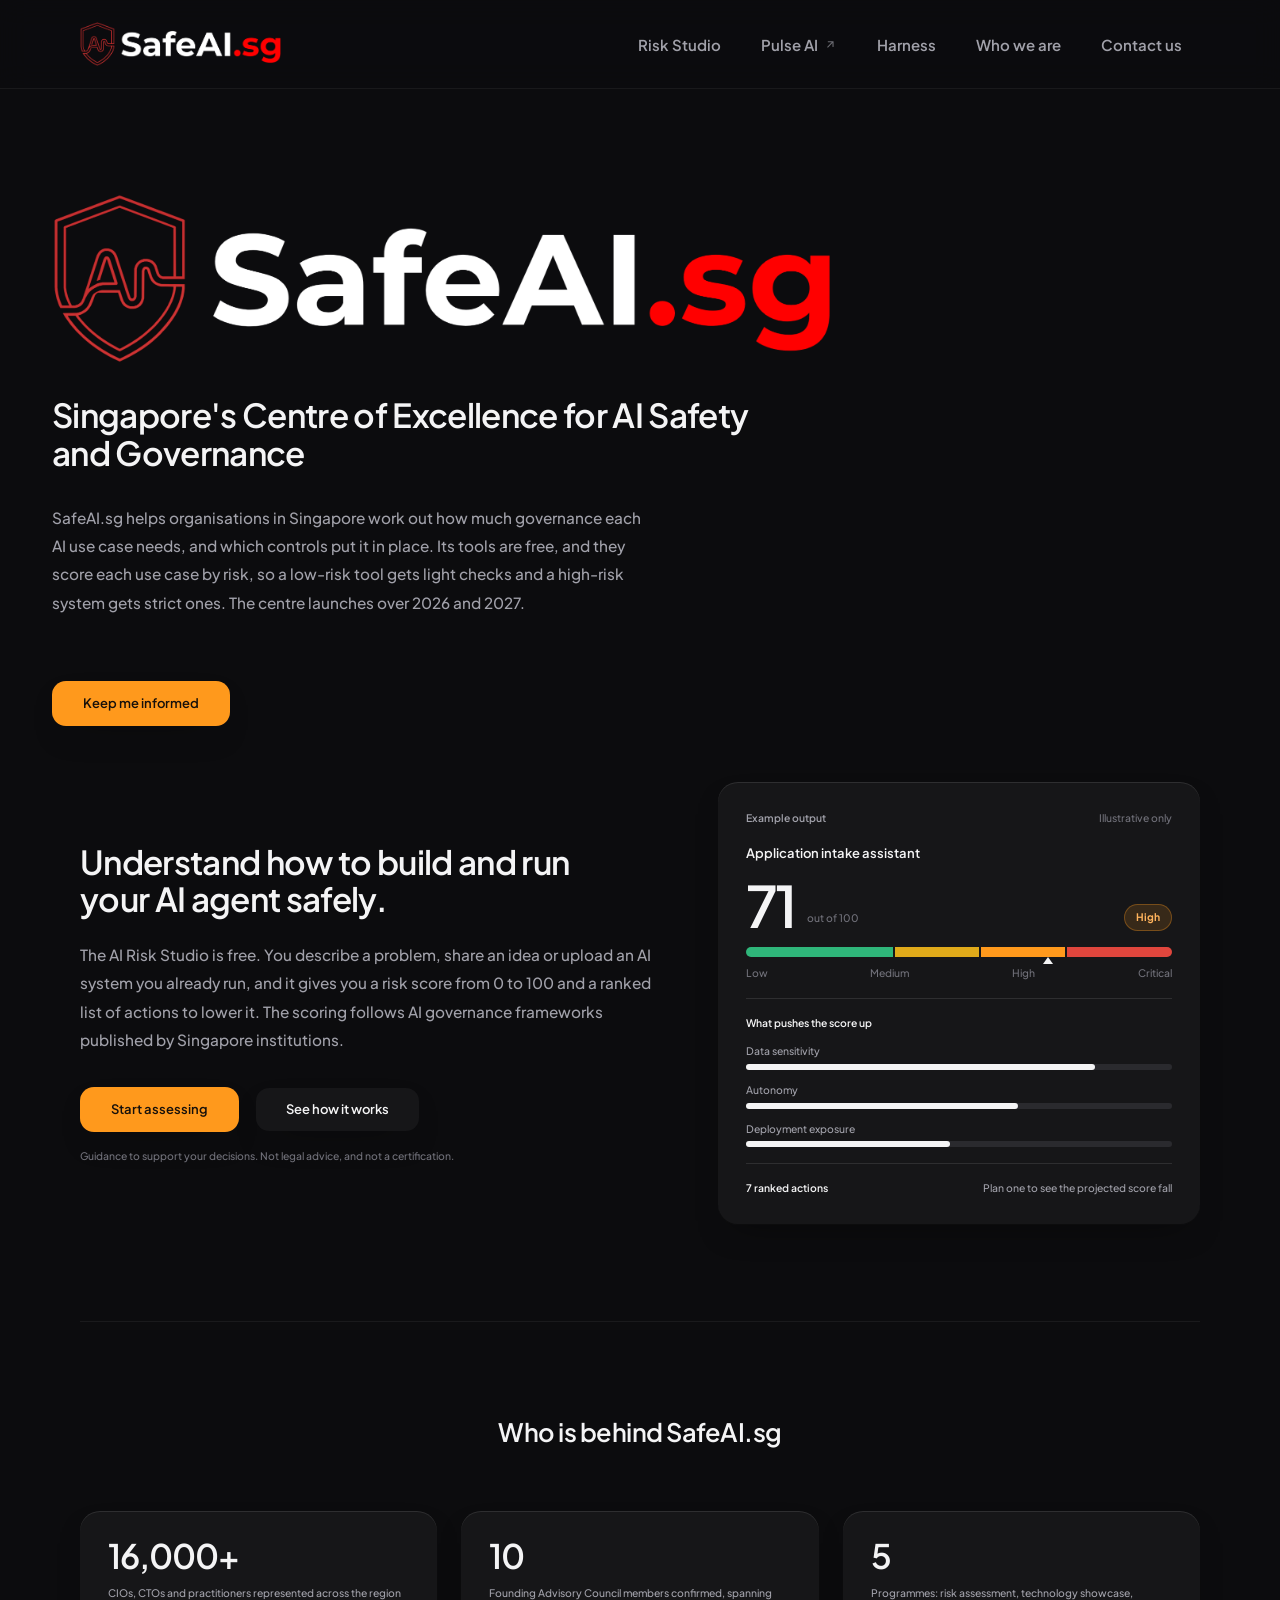
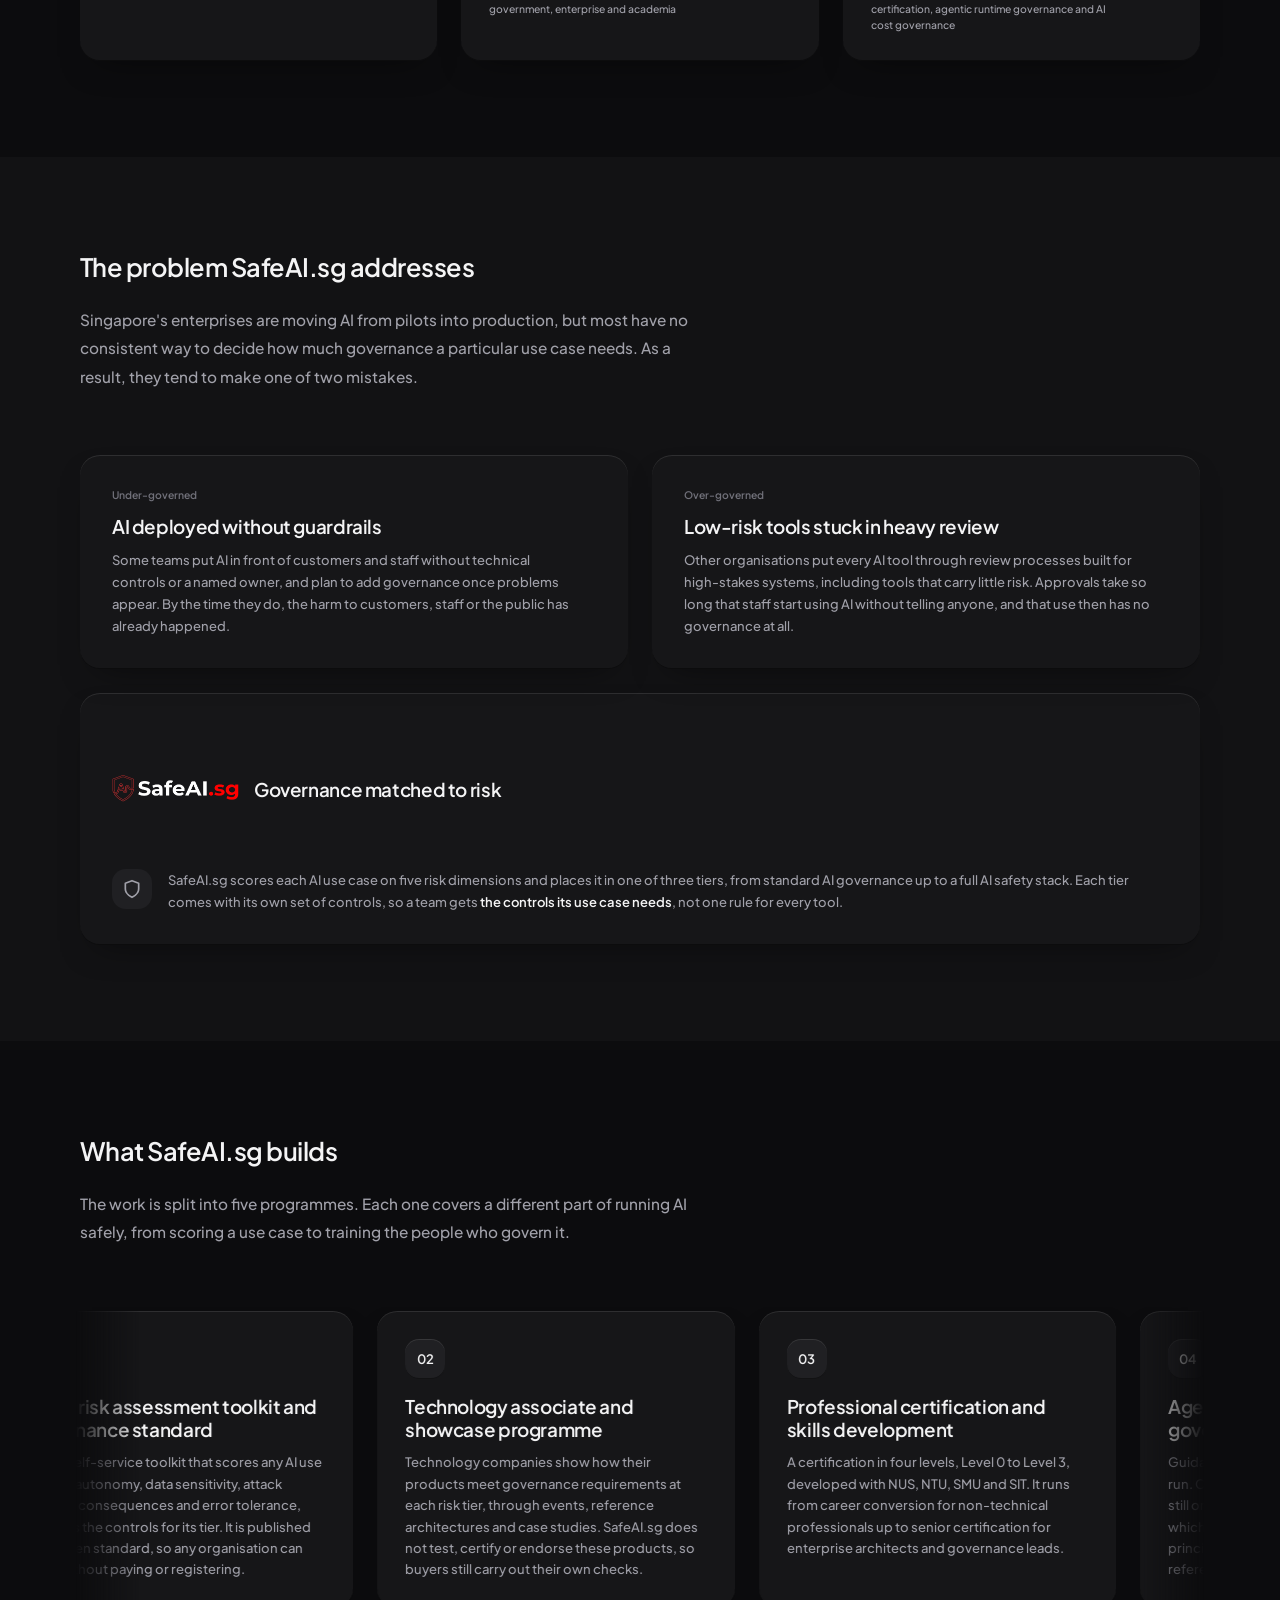
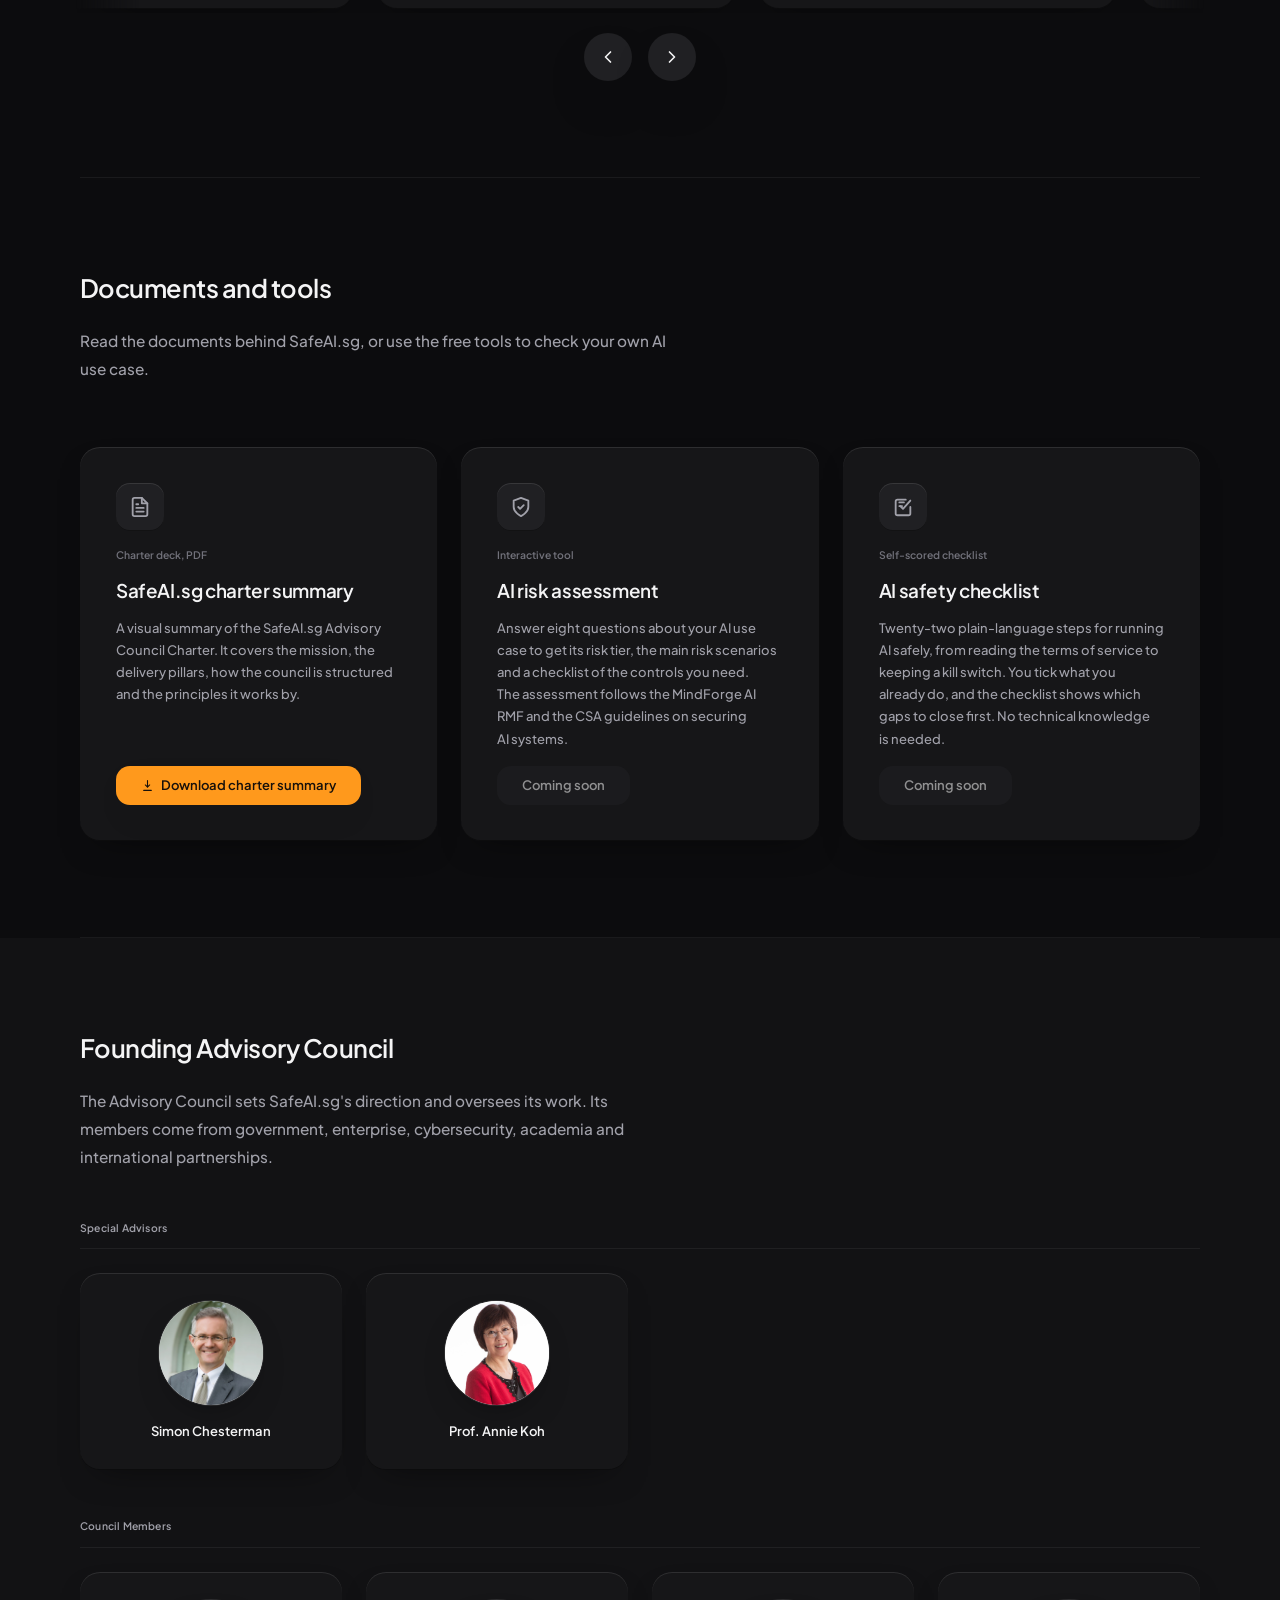
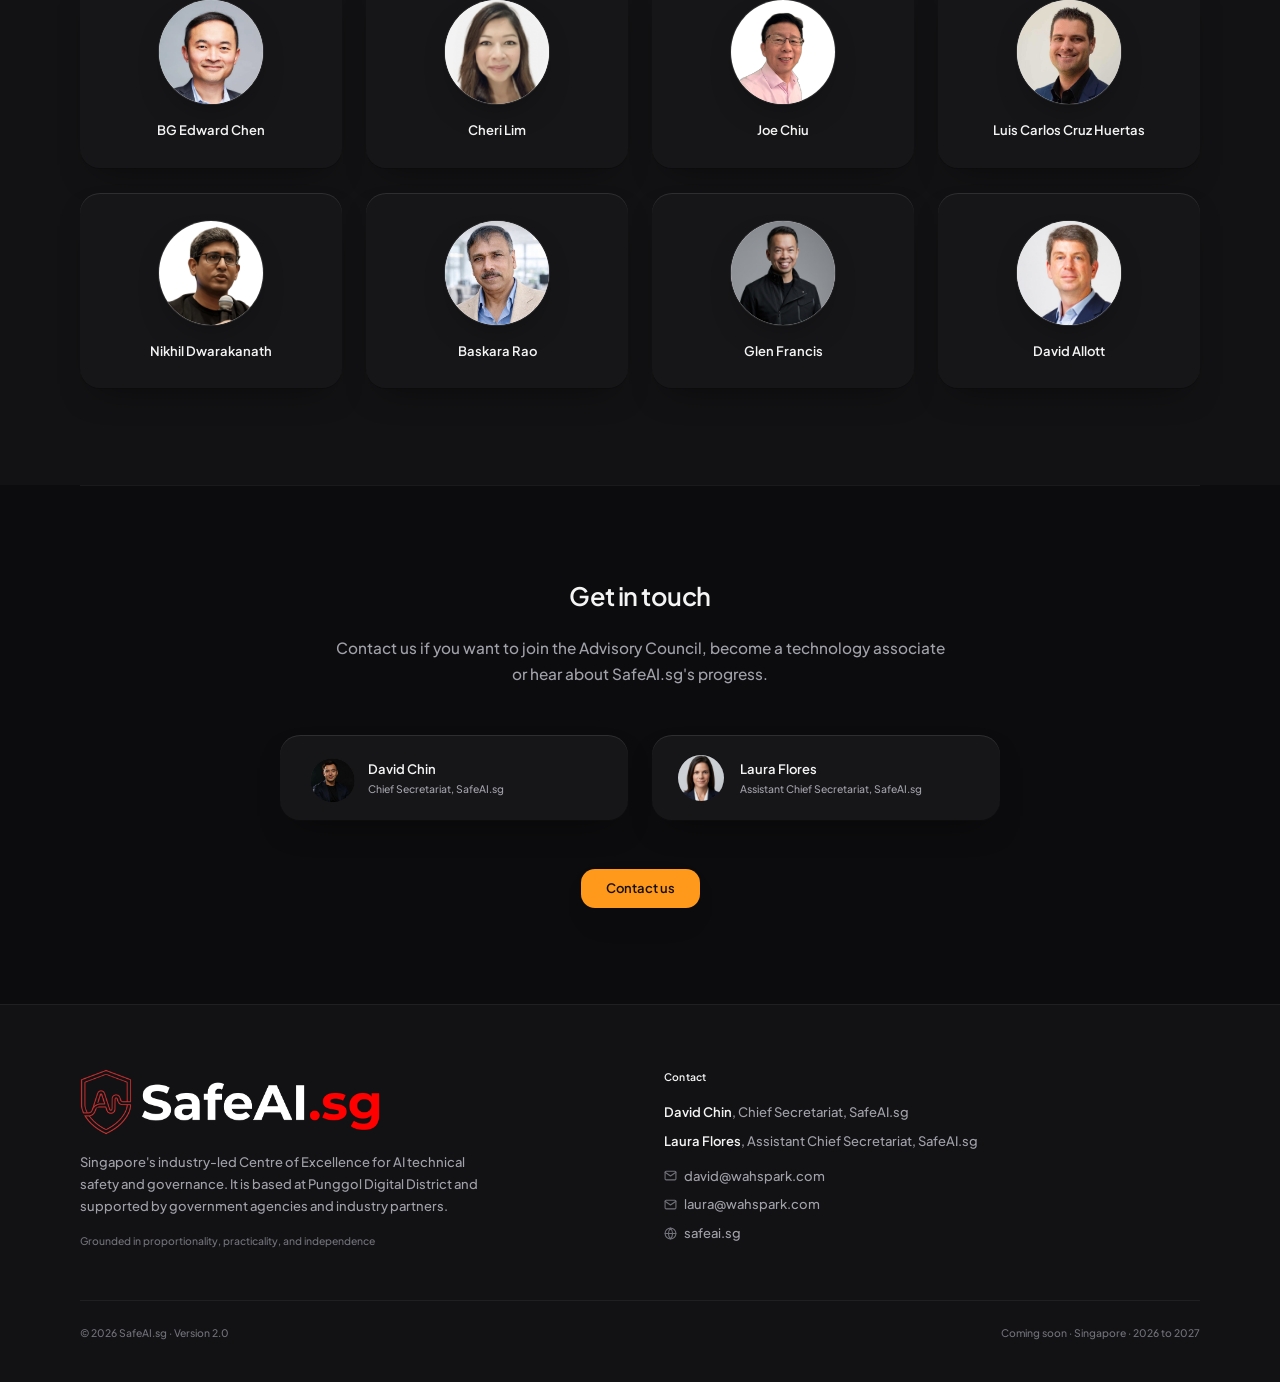
<file: index.html>
<!DOCTYPE html>
<html lang="en">
<head>
  <meta charset="UTF-8" />
  <meta name="viewport" content="width=device-width, initial-scale=1.0" />
  <title>SafeAI.sg, Centre of Excellence for AI Technical Safety and Governance</title>
  <link rel="icon" href="favicon.ico" sizes="any" />
  <link rel="icon" type="image/png" sizes="32x32" href="favicon-32.png" />
  <link rel="icon" type="image/png" sizes="16x16" href="favicon-16.png" />
  <link rel="apple-touch-icon" sizes="180x180" href="apple-touch-icon.png" />
  <link rel="preconnect" href="https://fonts.googleapis.com" />
  <link rel="preconnect" href="https://fonts.gstatic.com" crossorigin />
  <link href="https://fonts.googleapis.com/css2?family=DM+Sans:opsz,wght@9..40,400;9..40,500;9..40,600;9..40,700&family=Plus+Jakarta+Sans:wght@400;500;600;700&display=swap" rel="stylesheet" />
  <style>
    *, *::before, *::after { box-sizing: border-box; margin: 0; padding: 0; }

    :root {
      /* ── ONE accent (brand orange). Gradient lives only inside the logo asset. ── */
      --accent:     #FF991C;            /* same orange as the risk tool and checklist */
      --accent-2:   #ffab45;            /* hover only */
      --accent-ink: #16100b;            /* text on accent fill */

      /* ── neutral ramp, dark canvas ── */
      --bg:         #0c0c0e;
      --surface-1:  #161618;            /* cards, button rest */
      --surface-2:  #202023;            /* hover / elevated */
      --surface-3:  #2a2a2e;            /* pressed */
      --raised:     #121214;            /* faint section band, a hair above canvas */
      --line:       rgba(255,255,255,.06);
      --line-2:     rgba(255,255,255,.10);
      --ink:        #f4f4f5;
      --ink-2:      #a1a1aa;
      --ink-3:      #71717a;
      --success:    #3ecf8e;            /* semantic: success/confirm only */
      --plate:      #ffffff;            /* behind transparent-background headshots */
      /* risk tiers, meaning only: low, medium, high, critical. Muted a step for the dark canvas. */
      --t1-fill: #2fb67a; --t2-fill: #e0aa1a; --t3-fill: #FF991C; --t4-fill: #e0463d;
      --t3-soft: rgba(255,153,28,.14); --t3-text: #ffb35c; --t3-line: rgba(255,153,28,.32);

      /* ── shadows: soft, diffuse, never a hard slab ── */
      --shadow:     0 14px 34px -18px rgba(0,0,0,.55);
      --shadow-pop: 0 24px 50px -18px rgba(0,0,0,.72);
      --raise:      inset 0 1px 0 rgba(255,255,255,.10), inset 0 -1px 0 rgba(0,0,0,.45);

      /* ── spacing scale ── */
      --s1:4px; --s2:8px; --s3:12px; --s4:16px; --s5:24px; --s6:32px; --s7:48px; --s8:64px;
      --gap:24px;

      /* ── radii ── */
      --r-sm:10px; --r-md:14px; --r-lg:20px; --r-pill:999px;

      /* ── type: mobile base 17px, desktop 13px; scale = multipliers ── */
      --fs-base:17px;
      --font:'Plus Jakarta Sans','DM Sans',-apple-system,system-ui,sans-serif;
      --t-cap:  calc(var(--fs-base) * .80);
      --t-body: var(--fs-base);
      --t-lead: calc(var(--fs-base) * 1.18);
      --t-h3:   calc(var(--fs-base) * 1.45);
      --t-h2:   calc(var(--fs-base) * 1.95);
      --t-h1:   calc(var(--fs-base) * 2.55);

      --btn-py:12px;
    }
    @media (min-width:1024px){ :root{ --fs-base:13px; } }
    /* mobile: keep normal text at 17px, scale the headings down so they aren't oversized */
    @media (max-width:600px){ :root{
      --t-lead: calc(var(--fs-base) * 1.05);
      --t-h3:   calc(var(--fs-base) * 1.25);
      --t-h2:   calc(var(--fs-base) * 1.55);
      --t-h1:   calc(var(--fs-base) * 1.92);
    } }

    html { scroll-behavior: smooth; -webkit-text-size-adjust:100%; scroll-padding-top: calc(var(--sn-h) + 24px); }
    /* Hard floor: nothing widens the page. clip, not hidden, so sticky still works. */
    html, body { overflow-x: clip; }
    .btn[aria-disabled="true"] { pointer-events:none; opacity:.55; background: var(--surface-2); box-shadow:none; }
    body {
      background: var(--bg);                /* flat, no spotlight */
      color: var(--ink);
      font: 500 var(--t-body)/1.6 var(--font);
      -webkit-font-smoothing: antialiased;
      text-rendering: optimizeLegibility;
      text-wrap: pretty;
    }

    h1,h2,h3 { font-weight:600; line-height:1.12; letter-spacing:-.02em; }
    .trim { text-box: trim-both cap alphabetic; }
    @supports not (text-box: trim-both cap alphabetic){
      .trim { text-box-trim:trim-both; text-box-edge:cap alphabetic; }
    }

    a { color: inherit; }

    /* ── eyebrow: sentence case, NEVER all-caps ── */
    .eyebrow {
      font-size: var(--t-cap);
      font-weight: 600;
      letter-spacing: .01em;
      color: var(--ink-2);
      margin-bottom: var(--s4);
    }

    .with-icon { display:inline-flex; align-items:center; gap:.5em; }
    .ico { width:1em; height:1em; flex:none; display:block; }

    /* ── TOOLTIP — pointer devices only ── */
    [data-tip] { position: relative; }
    @media (hover:hover){
      [data-tip]:hover::after, [data-tip]:focus-visible::after {
        content: attr(data-tip);
        position:absolute; bottom:calc(100% + 8px); left:50%;
        background: var(--surface-3); color: var(--ink);
        font:500 var(--t-cap)/1.2 var(--font);
        padding:6px 10px; border-radius:8px; white-space:nowrap;
        box-shadow: var(--shadow); pointer-events:none; z-index:50;
        opacity:0; transform:translateX(-50%) translateY(4px);
        animation: av-tip .14s ease forwards;
      }
    }
    @keyframes av-tip { to { opacity:1; transform:translateX(-50%) translateY(0); } }

    /* ── BUTTONS: grey by default, raised; accent reserved for the one primary action ── */
    .btn {
      display:inline-flex; align-items:center; justify-content:center; gap:.5em;
      padding: var(--btn-py) calc(var(--btn-py) * 2);
      border-radius: var(--r-md);
      border:1px solid transparent;
      font:600 var(--t-body)/1 var(--font);
      text-box: trim-both cap alphabetic;
      color: var(--ink);
      background: var(--surface-1);
      background-clip: padding-box;
      box-shadow: var(--shadow);
      text-decoration:none; cursor:pointer;
      -webkit-tap-highlight-color:transparent;
      transition: background .18s ease, transform .12s ease, box-shadow .2s ease;
    }
    .btn:hover { background: var(--surface-2); }
    .btn:active { transform: translateY(1px) scale(.985); background: var(--surface-3); }
    .btn:focus-visible { outline:2px solid var(--accent); outline-offset:2px; }
    /* Flat brand orange with near-black ink. The old magenta-to-orange
       gradient was a second hue carrying no meaning, plus a lit top edge. */
    .btn-accent { background: var(--accent); color: var(--accent-ink); }
    .btn-accent:hover { background: var(--accent-2); }
    .btn-accent:active { transform: translateY(1px) scale(.985); }
    .btn-sm { --btn-py:9px; border-radius: var(--r-sm); font-size: var(--t-cap); }


    /* ── layout shell ── */
    .section { padding: 96px 52px; }
    .section-inner { max-width: 1120px; margin:0 auto; }
    .section-raised { background: var(--raised); }

    .h2-lead { max-width: 620px; }
    h2 { font-size: var(--t-h2); line-height:1.14; margin-bottom: var(--s5); }
    .lead { font-size: var(--t-lead); color: var(--ink-2); line-height:1.85; max-width:620px; }
    .lead-gap { margin-bottom: var(--s8); }

    .hairline { height:1px; background: var(--line); border:0; max-width:1120px; margin:0 auto; }

    /* ── HERO ── */
    .hero { padding: 104px 52px 56px; }
    .hero-inner { max-width: 780px; }
    .hero-logo { width: 840px; max-width: 100%; height:auto; display:block; margin-bottom: var(--s6); }
    .hero .eyebrow { margin-bottom: var(--s4); }
    .hero h1 { font-size: var(--t-h1); line-height:1.14; margin-bottom: var(--s6); max-width: 720px; }
    .hero-sub { font-size: var(--t-lead); color: var(--ink-2); line-height:1.85; margin-bottom: var(--s8); max-width: 600px; }
    .hero-cta { display:flex; gap: var(--s4); flex-wrap:wrap; }
    .hero-cta .btn { --btn-py: 15px; }


    /* ── RISK STUDIO SHOWCASE (sits under the hero, copy from the studio mock-up) ── */
    .studio { padding: 0 52px 96px; }
    /* Copy on the canvas, the example as the one card. Wrapping both in a card
       put a card inside a card, and the gradient stripe on top was a side
       accent in a second hue. */
    .studio-inner {
      max-width:1120px; margin:0 auto;
      display:grid; grid-template-columns: minmax(0,1.1fr) minmax(0,.9fr); gap: var(--s7); align-items:center;
    }
    .studio-copy h2 { font-size: var(--t-h1); line-height:1.12; margin-bottom: var(--s5); max-width: 560px; }
    .studio-copy .lead { margin-bottom: var(--s6); }
    .studio-cta { display:flex; gap: var(--s4); flex-wrap:wrap; margin-bottom: var(--s4); }
    .studio-cta .btn { --btn-py: 15px; }
    .studio-note { font-size: var(--t-cap); color: var(--ink-3); }
    .studio-example {
      min-width:0; background: var(--surface-1); border-radius: var(--r-lg); padding: 28px;
      box-shadow: var(--raise), var(--shadow); display:flex; flex-direction:column; gap: var(--s4);
    }
    .ex-top { display:flex; justify-content:space-between; align-items:center; gap: var(--s2); font-size: var(--t-cap); color: var(--ink-3); }
    .ex-top .label { font-weight:600; color: var(--ink-2); }
    .ex-name { font-weight:600; color: var(--ink); }
    .ex-score { display:flex; align-items:flex-end; gap: var(--s3); }
    .ex-num { font-size: calc(var(--fs-base) * 4.4); font-weight:600; letter-spacing:-.04em; line-height:.9; color: var(--ink); }
    .ex-of { font-size: var(--t-cap); color: var(--ink-3); padding-bottom: 4px; }
    .ex-band { margin-left:auto; padding: 5px 12px; border-radius: var(--r-pill); background: var(--t3-soft); color: var(--t3-text); box-shadow: inset 0 0 0 1px var(--t3-line); font-weight:700; font-size: var(--t-cap); }
    .ex-bar { height:10px; border-radius: var(--r-pill); overflow:hidden; display:flex; gap:2px; }
    .ex-bar span:nth-child(1) { width:35%; background: var(--t1-fill); }
    .ex-bar span:nth-child(2) { width:20%; background: var(--t2-fill); }
    .ex-bar span:nth-child(3) { width:20%; background: var(--t3-fill); }
    .ex-bar span:nth-child(4) { width:25%; background: var(--t4-fill); }
    .ex-marker { position:relative; height:8px; }
    .ex-marker::after { content:""; position:absolute; left:71%; top:0; margin-left:-5px; border-left:5px solid transparent; border-right:5px solid transparent; border-bottom:7px solid var(--ink); }
    .ex-labels { display:flex; justify-content:space-between; font-size: var(--t-cap); color: var(--ink-3); }
    .ex-drivers { border-top:1px solid var(--line-2); padding-top: var(--s4); display:flex; flex-direction:column; gap: var(--s3); }
    .ex-drivers-title { font-size: var(--t-cap); font-weight:600; color: var(--ink); }
    .ex-driver { font-size: var(--t-cap); color: var(--ink-2); display:flex; flex-direction:column; gap:4px; }
    .ex-track { height:6px; border-radius: var(--r-pill); background: var(--surface-3); }
    .ex-track i { display:block; height:6px; border-radius: var(--r-pill); background: var(--ink); }
    .ex-actions { display:flex; justify-content:space-between; gap: var(--s2); flex-wrap:wrap; border-top:1px solid var(--line-2); padding-top: var(--s4); font-size: var(--t-cap); }
    .ex-actions b { color: var(--ink); font-weight:600; }
    .ex-actions span { color: var(--ink-2); }
    @media (max-width:900px){
      .studio { padding: 0 24px 64px; }
      .studio-inner { grid-template-columns: minmax(0,1fr); gap: var(--s6); }
    }
    @media (max-width:600px){
      .studio { padding: 0 20px 56px; }
      .studio-example { padding: 20px; }
      .studio-cta .btn { width:100%; --btn-py: 14px; }
      .ex-num { font-size: calc(var(--fs-base) * 3.4); }
    }

    /* ── STAT BAR ── */
    .community-head { text-align:center; margin-bottom: var(--s8); }
    .stat-bar { display:grid; grid-template-columns: repeat(3,1fr); gap: var(--gap); }
    .stat-item {
      background: var(--surface-1); border-radius: var(--r-lg);
      padding: var(--card-pad, 28px); box-shadow: var(--raise), var(--shadow);
    }
    .stat-num { font-size: calc(var(--fs-base) * 2.6); font-weight:600; letter-spacing:-.03em; line-height:1; margin-bottom: var(--s3); color: var(--ink); }
    .stat-desc { font-size: var(--t-cap); color: var(--ink-2); line-height:1.55; }

    /* ── CARD base ── */
    .card {
      background: var(--surface-1); border-radius: var(--r-lg);
      padding: 32px; box-shadow: var(--raise), var(--shadow);
    }

    /* ── PROBLEM ── */
    .problem-grid { display:grid; grid-template-columns: 1fr 1fr; gap: var(--gap); }
    .prob-label { font-size: var(--t-cap); font-weight:600; color: var(--ink-3); margin-bottom: var(--s3); }
    .prob-card h3 { font-size: var(--t-h3); margin-bottom: var(--s3); }
    .prob-card p { font-size: var(--t-body); color: var(--ink-2); line-height:1.7; }

    .solution {
      margin-top: var(--gap);
      background: var(--surface-1); border-radius: var(--r-lg);
      padding: 32px; box-shadow: var(--raise), var(--shadow);
    }
    .solution-head { display:flex; align-items:center; gap:14px; margin-bottom: var(--s4); }
    .solution-head img { height:128px; width:128px; object-fit:contain; flex:none; }
    .solution-head .title { font-size: var(--t-h3); font-weight:600; letter-spacing:-.02em; }
    .solution-body { display:flex; align-items:flex-start; gap:16px; }
    .solution-body .ico-wrap {
      width:40px; height:40px; flex:none; border-radius: var(--r-md);
      background: var(--surface-2); display:flex; align-items:center; justify-content:center;
      color: var(--ink-2);
    }
    .solution-body .ico-wrap .ico { width:20px; height:20px; }
    .solution-body p { font-size: var(--t-body); color: var(--ink-2); line-height:1.7; }
    .solution-body p strong { color: var(--ink); font-weight:600; }

    /* ── PILLARS CAROUSEL — continuously rotating; arrows to pause and browse ── */
    /* Arrows sit under the cards at every width: over the card edges they
       covered the first words of each card's text. The track scrolls on its
       own, so the edges fade rather than cut a card off hard. */
    .pillar-carousel { position: relative; padding-bottom: 72px; }
    .pillar-viewport {
      overflow: hidden; padding: 4px; margin: -4px;
      -webkit-mask-image: linear-gradient(to right, transparent 0, #000 64px, #000 calc(100% - 64px), transparent 100%);
      mask-image: linear-gradient(to right, transparent 0, #000 64px, #000 calc(100% - 64px), transparent 100%);
    }
    .pillar-track { display:flex; gap: var(--gap); align-items: stretch; will-change: transform; }
    .pillar-slide { flex: 0 0 calc((100% - 2 * var(--gap)) / 3); display:flex; }
    .pillar-slide > .pillar-card { width:100%; }
    .pillar-card {
      background: var(--surface-1); border-radius: var(--r-lg); padding: 28px;
      box-shadow: var(--raise), var(--shadow);
      display:flex; flex-direction:column;
      transition: background .2s ease;
    }
    .pillar-card:hover { background: var(--surface-2); }
    .carousel-arrow {
      position:absolute; bottom:0; z-index:5;
      width:48px; height:48px; border-radius:50%; border:1px solid transparent;
      display:flex; align-items:center; justify-content:center;
      background: var(--surface-2); color: var(--ink);
      box-shadow: var(--shadow-pop); cursor:pointer;
      transition: background .18s ease, transform .12s ease;
    }
    .carousel-arrow:hover { background: var(--surface-3); }
    .carousel-arrow:active { transform: scale(.94); }
    .carousel-arrow:focus-visible { outline:2px solid var(--accent); outline-offset:2px; }
    .carousel-arrow .ico { width:20px; height:20px; }
    .carousel-arrow.prev { left: calc(50% - 56px); }
    .carousel-arrow.next { left: calc(50% + 8px); }
    @media (max-width:1023px){ .pillar-slide { flex-basis: calc((100% - var(--gap)) / 2); } }
    @media (max-width:600px){
      .pillar-slide { flex-basis: 100%; }
      .carousel-arrow { width:44px; height:44px; }
    }
    .pillar-num {
      width:40px; height:40px; border-radius: var(--r-md);
      background: var(--surface-2); color: var(--ink);
      font-size: var(--t-body); font-weight:600;
      display:flex; align-items:center; justify-content:center;
      margin-bottom: var(--s4); box-shadow: var(--raise);
    }
    .pillar-tag { font-size: var(--t-cap); font-weight:600; color: var(--ink-3); margin-bottom: var(--s2); }
    .pillar-card h3 { font-size: var(--t-h3); margin-bottom: var(--s3); line-height:1.2; }
    .pillar-outcome { font-size: var(--t-body); color: var(--ink-2); line-height:1.65; }
    .pillar-outcome a { color: var(--ink); text-underline-offset: 3px; }

    /* ── DOWNLOAD ── */
    .download-grid { display:grid; grid-template-columns: repeat(3,1fr); gap: var(--gap); align-items:stretch; }
    @media (max-width:900px){ .download-grid { grid-template-columns: 1fr; } }
    .download-card {
      background: var(--surface-1); border-radius: var(--r-lg); padding: 36px;
      box-shadow: var(--raise), var(--shadow);
      display:flex; flex-direction:column; gap: var(--s4); align-items:flex-start;
    }
    .download-card .btn { margin-top: auto; }
    .download-icon {
      width:48px; height:48px; border-radius: var(--r-md);
      background: var(--surface-2); display:flex; align-items:center; justify-content:center;
      color: var(--ink-2); box-shadow: var(--raise);
    }
    .download-icon .ico { width:22px; height:22px; }
    .download-label { font-size: var(--t-cap); font-weight:600; color: var(--ink-3); }
    .download-card h3 { font-size: var(--t-h3); }
    .download-card p { font-size: var(--t-body); color: var(--ink-2); line-height:1.7; max-width:680px; }

    /* ── COUNCIL ── */
    .council-group { margin-top: var(--s7); }
    .council-group-label {
      font-size: var(--t-cap); font-weight:600; letter-spacing:.02em;
      color: var(--ink-2); margin-bottom: var(--s5);
      padding-bottom: var(--s3); border-bottom: 1px solid var(--line);
    }
    .council-grid { display:grid; grid-template-columns: repeat(4,1fr); gap: var(--gap); }
    .member-card {
      background: var(--surface-1); border-radius: var(--r-lg);
      padding: 28px 20px; text-align:center;
      box-shadow: var(--raise), var(--shadow);
      transition: transform .2s ease, background .2s ease;
    }
    .member-card:hover { transform: translateY(-3px); background: var(--surface-2); }
    .member-photo {
      width:104px; height:104px; border-radius:50%; object-fit:cover; object-position: top center;
      margin:0 auto var(--s4); display:block; background:var(--plate);
      box-shadow: 0 0 0 1px var(--line-2), var(--shadow);
    }
    .member-photo-plate {
      width:104px; height:104px; border-radius:50%;
      margin:0 auto var(--s4); background:var(--plate); overflow:hidden;
      box-shadow: 0 0 0 1px var(--line-2), var(--shadow);
    }
    .member-photo-plate img { width:100%; height:100%; display:block; object-fit:cover; object-position: top center; }
    .member-photo-plate.zoom img { object-position:58% 8%; transform:scale(1.6); transform-origin:58% 8%; }
    .member-name { font-size: var(--t-body); font-weight:600; color: var(--ink); }

    /* member card as LinkedIn link (only cards with a real href are interactive) */
    a.member-card { display:block; text-decoration:none; color:inherit; }
    a.member-card[href] { position:relative; cursor:pointer; }
    a.member-card[href]:focus-visible { outline:2px solid var(--accent); outline-offset:2px; }
    /* "See LinkedIn" tooltip */
    .member-tip {
      position:absolute; left:50%; bottom:calc(100% - 6px); transform:translate(-50%,4px);
      display:flex; align-items:center; gap:6px; white-space:nowrap;
      background: var(--ink); color: var(--surface-1);
      font-size: var(--t-cap); font-weight:600; line-height:1;
      padding:7px 11px; border-radius: var(--r-sm, 8px);
      box-shadow: var(--shadow);
      opacity:0; pointer-events:none; transition: opacity .18s ease, transform .18s ease;
    }
    .member-tip::after {
      content:""; position:absolute; top:100%; left:50%; transform:translateX(-50%);
      border:5px solid transparent; border-top-color: var(--ink);
    }
    .member-tip .ico { width:1em; height:1em; display:block; }
    a.member-card[href]:hover .member-tip,
    a.member-card[href]:focus-visible .member-tip { opacity:1; transform:translate(-50%,0); }

    /* ── CONTACT ── */
    .contact-box { max-width: 780px; margin:0 auto; text-align:center; }
    .contact-box > p { font-size: var(--t-lead); color: var(--ink-2); line-height:1.7; margin: var(--s4) auto var(--s7); max-width:620px; }
    .contact-cards { display:grid; grid-template-columns: 1fr 1fr; gap: var(--gap); max-width: 720px; margin: 0 auto var(--s7); align-items:stretch; }
    .contact-person {
      position: relative;
      display:flex; align-items:center; gap:16px; text-align:left;
      background: var(--surface-1); border-radius: var(--r-lg);
      padding: 20px 26px; box-shadow: var(--raise), var(--shadow);
      cursor: pointer; -webkit-tap-highlight-color:transparent;
      transition: background .18s ease, transform .12s ease;
    }
    .contact-person:hover { background: var(--surface-2); }
    .contact-person:active { transform: scale(.99); }
    .contact-person:focus-visible { outline:2px solid var(--accent); outline-offset:2px; }
    /* success microinteraction: neutral surface, coloured icon */
    .contact-person .copied-badge {
      position:absolute; inset:0; display:flex; align-items:center; justify-content:center; gap:.5em;
      background: var(--surface-2); border-radius: var(--r-lg);
      color: var(--ink); font:600 var(--t-body)/1 var(--font);
      opacity:0; pointer-events:none; transition: opacity .2s ease;
    }
    .contact-person .copied-badge .ico { width:1.15em; height:1.15em; color: var(--success); }
    .contact-person.is-copied .copied-badge { opacity:1; }
    .contact-avatar {
      width:46px; height:46px; border-radius:50%; flex:none;
      background: var(--surface-2); color: var(--ink);
      display:flex; align-items:center; justify-content:center;
      font-size: var(--t-body); font-weight:600; box-shadow: var(--raise);
      object-fit: cover; object-position: top center;
    }
    .contact-person-name { font-size: var(--t-body); font-weight:600; color: var(--ink); }
    .contact-person-title { font-size: var(--t-cap); color: var(--ink-2); margin-top:2px; }
    .contact-btns { display:flex; gap: var(--s3); justify-content:center; flex-wrap:wrap; }

    /* ── FOOTER ── */
    footer { background: var(--raised); padding: 64px 52px 40px; border-top: 1px solid var(--line); }
    .footer-inner { max-width:1120px; margin:0 auto; display:grid; grid-template-columns: 1fr 1fr; gap: var(--s7); align-items:start; }
    .footer-logo { width:300px; max-width:80%; height:auto; display:block; margin-bottom: var(--s4); }
    .footer-desc { font-size: var(--t-body); color: var(--ink-2); line-height:1.7; max-width:400px; }
    .footer-tag { margin-top: var(--s4); font-size: var(--t-cap); color: var(--ink-3); }
    .footer-contact h4 { font-size: var(--t-cap); font-weight:600; color: var(--ink); margin-bottom: var(--s4); letter-spacing:.02em; }
    .fc-item { font-size: var(--t-body); color: var(--ink-2); margin-bottom: var(--s2); }
    .fc-item.with-icon { display:flex; align-items:center; gap:.5em; }
    .fc-item strong { color: var(--ink); font-weight:600; }
    .fc-item .ico { color: var(--ink-3); }
    .footer-bottom {
      max-width:1120px; margin: var(--s7) auto 0; padding-top: var(--s5);
      border-top: 1px solid var(--line);
      display:flex; justify-content:space-between; align-items:center; gap: var(--s3);
      font-size: var(--t-cap); color: var(--ink-3);
    }

    /* ── TABLET ── */
    @media (max-width:900px){
      .section { padding: 64px 24px; }
      .hero { padding: 64px 24px 56px; }
      .hero-logo { width: min(380px, 90vw); }
      .stat-bar { grid-template-columns: 1fr; }
      .problem-grid { grid-template-columns: 1fr; }
      .council-grid { grid-template-columns: repeat(2,1fr); }
      .footer-logo { width:240px; }
      .footer-inner { grid-template-columns: 1fr; gap: var(--s6); }
    }

    /* ── MOBILE ── */
    @media (max-width:600px){
      .section { padding: 56px 20px; }

      /* dial the new breathing room back to a mobile-proportionate scale */
      .hero { padding: 40px 20px 48px; }
      .hero-logo { width: min(280px, 85vw); margin-bottom: var(--s5); }
      .hero h1 { line-height: 1.16; margin-bottom: var(--s5); }
      .hero-sub { line-height: 1.7; margin-bottom: var(--s6); }
      .hero-cta { gap: var(--s3); }
      .hero-cta .btn { width:100%; --btn-py: 14px; }
      .download-grid { grid-template-columns: 1fr; }

      h2 { margin-bottom: var(--s4); }
      .lead { line-height: 1.7; }
      .lead-gap { margin-bottom: var(--s6); }

      .community-head { margin-bottom: var(--s6); }
      .stat-num { font-size: calc(var(--fs-base) * 2.1); }

      .footer-logo { width:200px; }
      .solution-head img { height:80px; width:80px; }
      .council-grid { grid-template-columns: 1fr; }
      .contact-cards { grid-template-columns: 1fr; }
      .contact-person { width:100%; }
      .contact-btns { flex-direction:column; }
      .contact-btns .btn { width:100%; }
      .footer-bottom { flex-direction:column; align-items:flex-start; }
    }

    @media (prefers-reduced-motion:reduce){ *{ animation-duration:.01ms!important; transition:none!important; } }
  </style>
<link rel="stylesheet" href="/assets/site-nav.css" />
</head>
<body>

<!-- NAV -->
<!-- site-nav: shared markup. Styles in /assets/site-nav.css, behaviour in /assets/site-nav.js. Keep all five pages identical. -->
<header class="sn-bar" id="snBar">
  <div class="sn-wrap">
    <a href="/" class="sn-brand" aria-label="SafeAI.sg home"><img src="/safeai-logo-trim.png" alt="SafeAI.sg" class="sn-logo" /></a>
    <nav class="sn-links" id="snLinks" aria-label="SafeAI.sg">
      <a href="/risk-studio/" class="sn-link" data-sn-tip="Free tool that scores an AI use case for risk and gives you a ranked action plan">Risk Studio</a>
      <a href="https://pulse-ai-opportunity-pulse.replit.app/" class="sn-link sn-ext" target="_blank" rel="noopener" data-sn-tip="Shows where the gaps and risks in your organisation are. External site by Optimo, opens in a new tab">Pulse AI<svg class="sn-ext-ico" viewBox="0 0 24 24" fill="none" stroke="currentColor" stroke-width="2" stroke-linecap="round" stroke-linejoin="round" aria-hidden="true"><path d="M7 17L17 7M8 7h9v9"/></svg><span class="sn-sr"> (external site, opens in a new tab)</span></a>
      <a href="/harness/" class="sn-link" data-sn-tip="Reference architecture for governing AI agents in production, mapped to SafeAI.sg">Harness</a>
      <a href="/#council" class="sn-link">Who we are</a>
      <a href="/#contact" class="sn-link">Contact us</a>
    </nav>
    <button class="sn-toggle" id="snToggle" type="button" aria-expanded="false" aria-controls="snLinks" aria-label="Open menu">
      <svg class="sn-open" viewBox="0 0 24 24" fill="none" stroke="currentColor" stroke-width="2" stroke-linecap="round" aria-hidden="true"><path d="M4 7h16M4 12h16M4 17h16"/></svg>
      <svg class="sn-close" viewBox="0 0 24 24" fill="none" stroke="currentColor" stroke-width="2" stroke-linecap="round" aria-hidden="true"><path d="M6 6l12 12M18 6L6 18"/></svg>
    </button>
  </div>
</header>
<!-- /site-nav -->

<!-- HERO -->
<section class="hero">
  <div class="hero-inner">
    <img src="safeai-logo-trim.png" alt="SafeAI.sg" class="hero-logo" />
    <h1 class="trim">Singapore's Centre of Excellence for AI Safety and Governance</h1>
    <p class="hero-sub">SafeAI.sg helps organisations in Singapore work out how much governance each AI use case needs, and which controls put it in place. Its tools are free, and they score each use case by risk, so a low-risk tool gets light checks and a high-risk system gets strict ones. The centre launches over 2026 and 2027.</p>
    <div class="hero-cta">
      <a href="#contact" class="btn btn-accent" data-tip="Jump to contact details">Keep me informed</a>
      <!-- "Know my AI Risk" hidden until the assessment is validated. The tool
           stays reachable at /risk-assessment.html for people with the link.
           Restore: <a href="/risk-assessment.html" class="btn" data-tip="Assess your AI risk">Know my AI risk</a> -->
    </div>
  </div>
</section>

<!-- RISK STUDIO SHOWCASE -->
<section class="studio" id="risk-studio" aria-labelledby="studioTitle">
  <div class="studio-inner">
    <div class="studio-copy">
      <h2 class="trim" id="studioTitle">Understand how to build and run your AI agent safely.</h2>
      <p class="lead">The AI Risk Studio is free. You describe a problem, share an idea or upload an AI system you already run, and it gives you a risk score from 0 to 100 and a ranked list of actions to lower it. The scoring follows AI governance frameworks published by Singapore institutions.</p>
      <div class="studio-cta">
        <a href="/risk-studio/" class="btn btn-accent">Start assessing</a>
        <a href="/risk-studio/#how" class="btn">See how it works</a>
      </div>
      <p class="studio-note">Guidance to support your decisions. Not legal advice, and not a certification.</p>
    </div>
    <div class="studio-example" aria-label="Example output, illustrative only">
      <div class="ex-top"><span class="label">Example output</span><span>Illustrative only</span></div>
      <div class="ex-name">Application intake assistant</div>
      <div class="ex-score">
        <span class="ex-num trim">71</span>
        <span class="ex-of">out of 100</span>
        <span class="ex-band">High</span>
      </div>
      <div>
        <div class="ex-bar" aria-hidden="true"><span></span><span></span><span></span><span></span></div>
        <div class="ex-marker" aria-hidden="true"></div>
        <div class="ex-labels"><span>Low</span><span>Medium</span><span>High</span><span>Critical</span></div>
      </div>
      <div class="ex-drivers">
        <div class="ex-drivers-title">What pushes the score up</div>
        <div class="ex-driver"><span>Data sensitivity</span><div class="ex-track"><i style="width:82%"></i></div></div>
        <div class="ex-driver"><span>Autonomy</span><div class="ex-track"><i style="width:64%"></i></div></div>
        <div class="ex-driver"><span>Deployment exposure</span><div class="ex-track"><i style="width:48%"></i></div></div>
      </div>
      <div class="ex-actions"><b>7 ranked actions</b><span>Plan one to see the projected score fall</span></div>
    </div>
  </div>
</section>

<hr class="hairline" />

<!-- COMMUNITY / STATS -->
<section class="section" id="community">
  <div class="section-inner">
    <h2 class="community-head trim">Who is behind SafeAI.sg</h2>
    <div class="stat-bar">
      <div class="stat-item">
        <div class="stat-num trim">16,000+</div>
        <div class="stat-desc">CIOs, CTOs and practitioners represented across the region</div>
      </div>
      <div class="stat-item">
        <div class="stat-num trim">10</div>
        <div class="stat-desc">Founding Advisory Council members confirmed, spanning government, enterprise and academia</div>
      </div>
      <div class="stat-item">
        <div class="stat-num trim">5</div>
        <div class="stat-desc">Programmes: risk assessment, technology showcase, certification, agentic runtime governance and AI cost governance</div>
      </div>
    </div>
  </div>
</section>

<!-- THE INDUSTRY CHALLENGE -->
<section class="section section-raised" id="mission">
  <div class="section-inner">
    <h2 class="trim">The problem SafeAI.sg addresses</h2>
    <p class="lead lead-gap">Singapore's enterprises are moving AI from pilots into production, but most have no consistent way to decide how much governance a particular use case needs. As a result, they tend to make one of two mistakes.</p>

    <div class="problem-grid">
      <div class="card prob-card">
        <div class="prob-label">Under-governed</div>
        <h3 class="trim">AI deployed without guardrails</h3>
        <p>Some teams put AI in front of customers and staff without technical controls or a named owner, and plan to add governance once problems appear. By the time they do, the harm to customers, staff or the public has already happened.</p>
      </div>
      <div class="card prob-card">
        <div class="prob-label">Over-governed</div>
        <h3 class="trim">Low-risk tools stuck in heavy review</h3>
        <p>Other organisations put every AI tool through review processes built for high-stakes systems, including tools that carry little risk. Approvals take so long that staff start using AI without telling anyone, and that use then has no governance at all.</p>
      </div>
    </div>

    <div class="solution">
      <div class="solution-head">
        <img src="SafeAILogoUpdated.png" alt="SafeAI.sg" />
        <span class="title trim">Governance matched to risk</span>
      </div>
      <div class="solution-body">
        <span class="ico-wrap">
          <svg class="ico" viewBox="0 0 24 24" fill="none" stroke="currentColor" stroke-width="2" stroke-linecap="round" stroke-linejoin="round"><path d="M12 22s8-4 8-10V5l-8-3-8 3v7c0 6 8 10 8 10z"/></svg>
        </span>
        <p>SafeAI.sg scores each AI use case on five risk dimensions and places it in one of three tiers, from standard AI governance up to a full AI safety stack. Each tier comes with its own set of controls, so a team gets <strong>the controls its use case needs</strong>, not one rule for every tool.</p>
      </div>
    </div>
  </div>
</section>

<!-- FIVE PILLARS -->
<section class="section" id="pillars">
  <div class="section-inner">
    <h2 class="trim">What SafeAI.sg builds</h2>
    <p class="lead lead-gap">The work is split into five programmes. Each one covers a different part of running AI safely, from scoring a use case to training the people who govern it.</p>

    <div class="pillar-carousel" id="pillarCarousel">
      <div class="pillar-viewport">
      <div class="pillar-track" id="pillarTrack">
        <div class="pillar-slide">
          <div class="pillar-card">
            <div class="pillar-num trim">01</div>
            <h3 class="trim">Open risk assessment toolkit and governance standard</h3>
            <div class="pillar-outcome">A free, self-service toolkit that scores any AI use case on autonomy, data sensitivity, attack surface, consequences and error tolerance, then lists the controls for its tier. It is published as an open standard, so any organisation can use it without paying or registering.</div>
          </div>
        </div>
        <div class="pillar-slide">
          <div class="pillar-card">
            <div class="pillar-num trim">02</div>
            <h3 class="trim">Technology associate and showcase programme</h3>
            <div class="pillar-outcome">Technology companies show how their products meet governance requirements at each risk tier, through events, reference architectures and case studies. SafeAI.sg does not test, certify or endorse these products, so buyers still carry out their own checks.</div>
          </div>
        </div>
        <div class="pillar-slide">
          <div class="pillar-card">
            <div class="pillar-num trim">03</div>
            <h3 class="trim">Professional certification and skills development</h3>
            <div class="pillar-outcome">A certification in four levels, Level 0 to Level 3, developed with NUS, NTU, SMU and SIT. It runs from career conversion for non-technical professionals up to senior certification for enterprise architects and governance leads.</div>
          </div>
        </div>
        <div class="pillar-slide">
          <div class="pillar-card">
            <div class="pillar-num trim">04</div>
            <h3 class="trim">Agentic runtime observability and governance</h3>
            <div class="pillar-outcome">Guidance for governing AI agents while they run. Checks happen while an agent's action is still only a proposal, before it executes, which SafeAI.sg calls the intent window principle. The <a href="/harness/">Harness</a> page sets out the reference architecture.</div>
          </div>
        </div>
        <div class="pillar-slide">
          <div class="pillar-card">
            <div class="pillar-num trim">05</div>
            <h3 class="trim">AI FinOps and cost governance</h3>
            <div class="pillar-outcome">Controls for tracking and limiting what AI costs, so the teams that use AI own its spending instead of finding it on the monthly bill. The approach follows three steps: inform, optimise and operate.</div>
          </div>
        </div>
      </div>
      </div>
      <button class="carousel-arrow prev" id="pillarPrev" aria-label="Previous pillars">
        <svg class="ico" viewBox="0 0 24 24" fill="none" stroke="currentColor" stroke-width="2" stroke-linecap="round" stroke-linejoin="round"><path d="M15 18l-6-6 6-6"/></svg>
      </button>
      <button class="carousel-arrow next" id="pillarNext" aria-label="Next pillars">
        <svg class="ico" viewBox="0 0 24 24" fill="none" stroke="currentColor" stroke-width="2" stroke-linecap="round" stroke-linejoin="round"><path d="M9 18l6-6-6-6"/></svg>
      </button>
    </div>
  </div>
</section>

<hr class="hairline" />

<!-- DOWNLOADS -->
<section class="section" id="downloads">
  <div class="section-inner">
    <h2 class="trim">Documents and tools</h2>
    <p class="lead lead-gap">Read the documents behind SafeAI.sg, or use the free tools to check your own AI use case.</p>
    <div class="download-grid">
      <div class="download-card">
        <span class="download-icon">
          <svg class="ico" viewBox="0 0 24 24" fill="none" stroke="currentColor" stroke-width="2" stroke-linecap="round" stroke-linejoin="round"><path d="M14 2H6a2 2 0 0 0-2 2v16a2 2 0 0 0 2 2h12a2 2 0 0 0 2-2V8z"/><path d="M14 2v6h6"/><path d="M16 13H8M16 17H8M10 9H8"/></svg>
        </span>
        <div class="download-label">Charter deck, PDF</div>
        <h3 class="trim">SafeAI.sg charter summary</h3>
        <p>A visual summary of the SafeAI.sg Advisory Council Charter. It covers the mission, the delivery pillars, how the council is structured and the principles it works by.</p>
        <a href="SafeAI_SG_Charter_Summary_Public.pdf" download="SafeAI.sg Charter Summary.pdf" class="btn btn-accent">
          <svg class="ico" viewBox="0 0 24 24" fill="none" stroke="currentColor" stroke-width="2" stroke-linecap="round" stroke-linejoin="round"><path d="M12 3v12M12 15l-4-4M12 15l4-4M5 21h14"/></svg>
          Download charter summary
        </a>
      </div>
      <div class="download-card">
        <span class="download-icon">
          <svg class="ico" viewBox="0 0 24 24" fill="none" stroke="currentColor" stroke-width="2" stroke-linecap="round" stroke-linejoin="round"><path d="M12 22s8-4 8-10V5l-8-3-8 3v7c0 6 8 10 8 10z"/><path d="M9 12l2 2 4-4"/></svg>
        </span>
        <div class="download-label">Interactive tool</div>
        <h3 class="trim">AI risk assessment</h3>
        <p>Answer eight questions about your AI use case to get its risk tier, the main risk scenarios and a checklist of the controls you need. The assessment follows the MindForge AI RMF and the CSA guidelines on securing AI systems.</p>
        <!-- Coming soon until the assessment is validated. Restore the link below when it is.
        <a href="/risk-assessment.html" class="btn">
          <svg class="ico" viewBox="0 0 24 24" fill="none" stroke="currentColor" stroke-width="2" stroke-linecap="round" stroke-linejoin="round"><path d="M9 11l3 3L22 4"/><path d="M21 12v7a2 2 0 0 1-2 2H5a2 2 0 0 1-2-2V5a2 2 0 0 1 2-2h11"/></svg>
          Know my AI risk
        </a>
        -->
        <span class="btn" aria-disabled="true">Coming soon</span>
      </div>
      <div class="download-card">
        <span class="download-icon">
          <svg class="ico" viewBox="0 0 24 24" fill="none" stroke="currentColor" stroke-width="2" stroke-linecap="round" stroke-linejoin="round"><path d="M9 11l3 3L20 5"/><path d="M20 12v7a2 2 0 0 1-2 2H6a2 2 0 0 1-2-2V6a2 2 0 0 1 2-2h9"/><path d="M8 7h5M8 11h3"/></svg>
        </span>
        <div class="download-label">Self-scored checklist</div>
        <h3 class="trim">AI safety checklist</h3>
        <p>Twenty-two plain-language steps for running AI safely, from reading the terms of service to keeping a kill switch. You tick what you already do, and the checklist shows which gaps to close first. No technical knowledge is needed.</p>
        <!-- Coming soon until the assessment is validated. Restore the link below when it is.
        <a href="/checklist.html" class="btn">
          <svg class="ico" viewBox="0 0 24 24" fill="none" stroke="currentColor" stroke-width="2" stroke-linecap="round" stroke-linejoin="round"><path d="M9 11l3 3L22 4"/><path d="M21 12v7a2 2 0 0 1-2 2H5a2 2 0 0 1-2-2V5a2 2 0 0 1 2-2h11"/></svg>
          Open the checklist
        </a>
        -->
        <span class="btn" aria-disabled="true">Coming soon</span>
      </div>
    </div>
  </div>
</section>

<hr class="hairline" />

<!-- ADVISORY COUNCIL -->
<section class="section section-raised" id="council">
  <div class="section-inner">
    <h2 class="trim">Founding Advisory Council</h2>
    <p class="lead">The Advisory Council sets SafeAI.sg's direction and oversees its work. Its members come from government, enterprise, cybersecurity, academia and international partnerships.</p>

    <!-- LinkedIn: add href="https://www.linkedin.com/in/..." target="_blank" rel="noopener" to any card
         below to make it clickable. The "See LinkedIn" tooltip only shows on cards that have an href. -->
    <div class="council-group">
      <div class="council-group-label">Special Advisors</div>
      <div class="council-grid">
        <a class="member-card" href="https://sg.linkedin.com/in/simonchesterman" aria-label="Simon Chesterman on LinkedIn">
          <img class="member-photo" src="SAFEAI_PHOTO/Simon-Chesterman-C-scaled-e1625623911170.avif" alt="Simon Chesterman" />
          <div class="member-name">Simon Chesterman</div>
          <span class="member-tip"><svg class="ico" viewBox="0 0 24 24" fill="currentColor" aria-hidden="true"><path d="M20.45 20.45h-3.56v-5.57c0-1.33-.03-3.04-1.85-3.04-1.85 0-2.14 1.45-2.14 2.94v5.67H9.35V9h3.42v1.56h.05c.48-.9 1.64-1.85 3.37-1.85 3.6 0 4.27 2.37 4.27 5.46v6.28zM5.34 7.43a2.07 2.07 0 1 1 0-4.14 2.07 2.07 0 0 1 0 4.14zM7.12 20.45H3.56V9h3.56v11.45zM22.22 0H1.77C.79 0 0 .77 0 1.72v20.56C0 23.23.79 24 1.77 24h20.45c.98 0 1.78-.77 1.78-1.72V1.72C24 .77 23.2 0 22.22 0z"/></svg>See LinkedIn</span>
        </a>
        <a class="member-card" href="https://sg.linkedin.com/in/annie-koh-phd-064114" aria-label="Prof. Annie Koh on LinkedIn">
          <img class="member-photo" src="SAFEAI_PHOTO/Prof.-Annie-Koh-scaled-aspect-ratio-300-300.webp" alt="Prof. Annie Koh" />
          <div class="member-name">Prof. Annie Koh</div>
          <span class="member-tip"><svg class="ico" viewBox="0 0 24 24" fill="currentColor" aria-hidden="true"><path d="M20.45 20.45h-3.56v-5.57c0-1.33-.03-3.04-1.85-3.04-1.85 0-2.14 1.45-2.14 2.94v5.67H9.35V9h3.42v1.56h.05c.48-.9 1.64-1.85 3.37-1.85 3.6 0 4.27 2.37 4.27 5.46v6.28zM5.34 7.43a2.07 2.07 0 1 1 0-4.14 2.07 2.07 0 0 1 0 4.14zM7.12 20.45H3.56V9h3.56v11.45zM22.22 0H1.77C.79 0 0 .77 0 1.72v20.56C0 23.23.79 24 1.77 24h20.45c.98 0 1.78-.77 1.78-1.72V1.72C24 .77 23.2 0 22.22 0z"/></svg>See LinkedIn</span>
        </a>
      </div>
    </div>

    <div class="council-group">
      <div class="council-group-label">Council Members</div>
      <div class="council-grid">
        <a class="member-card" href="https://sg.linkedin.com/in/edward-singapore" aria-label="BG Edward Chen on LinkedIn">
          <img class="member-photo" src="SAFEAI_PHOTO/edward_chen.png" alt="BG Edward Chen" />
          <div class="member-name">BG Edward Chen</div>
          <span class="member-tip"><svg class="ico" viewBox="0 0 24 24" fill="currentColor" aria-hidden="true"><path d="M20.45 20.45h-3.56v-5.57c0-1.33-.03-3.04-1.85-3.04-1.85 0-2.14 1.45-2.14 2.94v5.67H9.35V9h3.42v1.56h.05c.48-.9 1.64-1.85 3.37-1.85 3.6 0 4.27 2.37 4.27 5.46v6.28zM5.34 7.43a2.07 2.07 0 1 1 0-4.14 2.07 2.07 0 0 1 0 4.14zM7.12 20.45H3.56V9h3.56v11.45zM22.22 0H1.77C.79 0 0 .77 0 1.72v20.56C0 23.23.79 24 1.77 24h20.45c.98 0 1.78-.77 1.78-1.72V1.72C24 .77 23.2 0 22.22 0z"/></svg>See LinkedIn</span>
        </a>
        <a class="member-card" href="https://sg.linkedin.com/in/cherilim" aria-label="Cheri Lim on LinkedIn">
          <img class="member-photo" src="SAFEAI_PHOTO/Cheri-Lim.png" alt="Cheri Lim" />
          <div class="member-name">Cheri Lim</div>
          <span class="member-tip"><svg class="ico" viewBox="0 0 24 24" fill="currentColor" aria-hidden="true"><path d="M20.45 20.45h-3.56v-5.57c0-1.33-.03-3.04-1.85-3.04-1.85 0-2.14 1.45-2.14 2.94v5.67H9.35V9h3.42v1.56h.05c.48-.9 1.64-1.85 3.37-1.85 3.6 0 4.27 2.37 4.27 5.46v6.28zM5.34 7.43a2.07 2.07 0 1 1 0-4.14 2.07 2.07 0 0 1 0 4.14zM7.12 20.45H3.56V9h3.56v11.45zM22.22 0H1.77C.79 0 0 .77 0 1.72v20.56C0 23.23.79 24 1.77 24h20.45c.98 0 1.78-.77 1.78-1.72V1.72C24 .77 23.2 0 22.22 0z"/></svg>See LinkedIn</span>
        </a>
        <a class="member-card" href="https://www.linkedin.com/in/joe-chiu-882b2338/" aria-label="Joe Chiu on LinkedIn">
          <img class="member-photo" src="SAFEAI_PHOTO/joe-chiu-nobg.png" alt="Joe Chiu" />
          <div class="member-name">Joe Chiu</div>
          <span class="member-tip"><svg class="ico" viewBox="0 0 24 24" fill="currentColor" aria-hidden="true"><path d="M20.45 20.45h-3.56v-5.57c0-1.33-.03-3.04-1.85-3.04-1.85 0-2.14 1.45-2.14 2.94v5.67H9.35V9h3.42v1.56h.05c.48-.9 1.64-1.85 3.37-1.85 3.6 0 4.27 2.37 4.27 5.46v6.28zM5.34 7.43a2.07 2.07 0 1 1 0-4.14 2.07 2.07 0 0 1 0 4.14zM7.12 20.45H3.56V9h3.56v11.45zM22.22 0H1.77C.79 0 0 .77 0 1.72v20.56C0 23.23.79 24 1.77 24h20.45c.98 0 1.78-.77 1.78-1.72V1.72C24 .77 23.2 0 22.22 0z"/></svg>See LinkedIn</span>
        </a>
        <a class="member-card" href="https://www.linkedin.com/in/luis-carlos-cruz-huertas-enterprisearchitect/" aria-label="Luis Carlos Cruz Huertas on LinkedIn">
          <img class="member-photo" src="SAFEAI_PHOTO/luis carlos .jpg" alt="Luis Carlos Cruz Huertas" />
          <div class="member-name">Luis Carlos Cruz Huertas</div>
          <span class="member-tip"><svg class="ico" viewBox="0 0 24 24" fill="currentColor" aria-hidden="true"><path d="M20.45 20.45h-3.56v-5.57c0-1.33-.03-3.04-1.85-3.04-1.85 0-2.14 1.45-2.14 2.94v5.67H9.35V9h3.42v1.56h.05c.48-.9 1.64-1.85 3.37-1.85 3.6 0 4.27 2.37 4.27 5.46v6.28zM5.34 7.43a2.07 2.07 0 1 1 0-4.14 2.07 2.07 0 0 1 0 4.14zM7.12 20.45H3.56V9h3.56v11.45zM22.22 0H1.77C.79 0 0 .77 0 1.72v20.56C0 23.23.79 24 1.77 24h20.45c.98 0 1.78-.77 1.78-1.72V1.72C24 .77 23.2 0 22.22 0z"/></svg>See LinkedIn</span>
        </a>
        <a class="member-card" href="https://sg.linkedin.com/in/nikhildwarakanath" aria-label="Nikhil Dwarakanath on LinkedIn">
          <div class="member-photo-plate"><img src="SAFEAI_PHOTO/Nikhil Dwarakanath.png.webp" alt="Nikhil Dwarakanath" /></div>
          <div class="member-name">Nikhil Dwarakanath</div>
          <span class="member-tip"><svg class="ico" viewBox="0 0 24 24" fill="currentColor" aria-hidden="true"><path d="M20.45 20.45h-3.56v-5.57c0-1.33-.03-3.04-1.85-3.04-1.85 0-2.14 1.45-2.14 2.94v5.67H9.35V9h3.42v1.56h.05c.48-.9 1.64-1.85 3.37-1.85 3.6 0 4.27 2.37 4.27 5.46v6.28zM5.34 7.43a2.07 2.07 0 1 1 0-4.14 2.07 2.07 0 0 1 0 4.14zM7.12 20.45H3.56V9h3.56v11.45zM22.22 0H1.77C.79 0 0 .77 0 1.72v20.56C0 23.23.79 24 1.77 24h20.45c.98 0 1.78-.77 1.78-1.72V1.72C24 .77 23.2 0 22.22 0z"/></svg>See LinkedIn</span>
        </a>
        <a class="member-card" href="https://www.linkedin.com/in/baskara-rao/" aria-label="Baskara Rao on LinkedIn">
          <img class="member-photo" src="SAFEAI_PHOTO/BASKARA RAO.jpeg" alt="Baskara Rao" />
          <div class="member-name">Baskara Rao</div>
          <span class="member-tip"><svg class="ico" viewBox="0 0 24 24" fill="currentColor" aria-hidden="true"><path d="M20.45 20.45h-3.56v-5.57c0-1.33-.03-3.04-1.85-3.04-1.85 0-2.14 1.45-2.14 2.94v5.67H9.35V9h3.42v1.56h.05c.48-.9 1.64-1.85 3.37-1.85 3.6 0 4.27 2.37 4.27 5.46v6.28zM5.34 7.43a2.07 2.07 0 1 1 0-4.14 2.07 2.07 0 0 1 0 4.14zM7.12 20.45H3.56V9h3.56v11.45zM22.22 0H1.77C.79 0 0 .77 0 1.72v20.56C0 23.23.79 24 1.77 24h20.45c.98 0 1.78-.77 1.78-1.72V1.72C24 .77 23.2 0 22.22 0z"/></svg>See LinkedIn</span>
        </a>
        <a class="member-card" href="https://sg.linkedin.com/in/francisglen" aria-label="Glen Francis on LinkedIn">
          <img class="member-photo" src="SAFEAI_PHOTO/glen francis _ new.jpeg" alt="Glen Francis" />
          <div class="member-name">Glen Francis</div>
          <span class="member-tip"><svg class="ico" viewBox="0 0 24 24" fill="currentColor" aria-hidden="true"><path d="M20.45 20.45h-3.56v-5.57c0-1.33-.03-3.04-1.85-3.04-1.85 0-2.14 1.45-2.14 2.94v5.67H9.35V9h3.42v1.56h.05c.48-.9 1.64-1.85 3.37-1.85 3.6 0 4.27 2.37 4.27 5.46v6.28zM5.34 7.43a2.07 2.07 0 1 1 0-4.14 2.07 2.07 0 0 1 0 4.14zM7.12 20.45H3.56V9h3.56v11.45zM22.22 0H1.77C.79 0 0 .77 0 1.72v20.56C0 23.23.79 24 1.77 24h20.45c.98 0 1.78-.77 1.78-1.72V1.72C24 .77 23.2 0 22.22 0z"/></svg>See LinkedIn</span>
        </a>
        <a class="member-card" href="https://www.linkedin.com/in/david-allott-45464915/" aria-label="David Allott on LinkedIn">
          <img class="member-photo" src="SAFEAI_PHOTO/DAVID ALLOTT.jpeg" alt="David Allott" />
          <div class="member-name">David Allott</div>
          <span class="member-tip"><svg class="ico" viewBox="0 0 24 24" fill="currentColor" aria-hidden="true"><path d="M20.45 20.45h-3.56v-5.57c0-1.33-.03-3.04-1.85-3.04-1.85 0-2.14 1.45-2.14 2.94v5.67H9.35V9h3.42v1.56h.05c.48-.9 1.64-1.85 3.37-1.85 3.6 0 4.27 2.37 4.27 5.46v6.28zM5.34 7.43a2.07 2.07 0 1 1 0-4.14 2.07 2.07 0 0 1 0 4.14zM7.12 20.45H3.56V9h3.56v11.45zM22.22 0H1.77C.79 0 0 .77 0 1.72v20.56C0 23.23.79 24 1.77 24h20.45c.98 0 1.78-.77 1.78-1.72V1.72C24 .77 23.2 0 22.22 0z"/></svg>See LinkedIn</span>
        </a>
      </div>
    </div>
  </div>
</section>

<hr class="hairline" />

<!-- CONTACT -->
<section class="section" id="contact">
  <div class="section-inner">
    <h2 class="trim" style="text-align:center;">Get in touch</h2>
    <div class="contact-box">
      <p>Contact us if you want to join the Advisory Council, become a technology associate or hear about SafeAI.sg's progress.</p>
      <div class="contact-cards">
        <div class="contact-person" role="button" tabindex="0" data-tip="Click to copy email" data-email="david@wahspark.com">
          <img class="contact-avatar" src="SAFEAI_PHOTO/david-chin.jpg" alt="David Chin" style="transform: scale(0.96) translate(8%, 5%);" />
          <div>
            <div class="contact-person-name">David Chin</div>
            <div class="contact-person-title">Chief Secretariat, SafeAI.sg</div>
          </div>
          <span class="copied-badge" aria-hidden="true">
            <svg class="ico" viewBox="0 0 24 24" fill="none" stroke="currentColor" stroke-width="2.2" stroke-linecap="round" stroke-linejoin="round"><path d="M20 6L9 17l-5-5"/></svg>
            Email copied
          </span>
        </div>
        <div class="contact-person" role="button" tabindex="0" data-tip="Click to copy email" data-email="laura@wahspark.com">
          <img class="contact-avatar" src="SAFEAI_PHOTO/laura-flores.png" alt="Laura Flores" />
          <div>
            <div class="contact-person-name">Laura Flores</div>
            <div class="contact-person-title">Assistant Chief Secretariat, SafeAI.sg</div>
          </div>
          <span class="copied-badge" aria-hidden="true">
            <svg class="ico" viewBox="0 0 24 24" fill="none" stroke="currentColor" stroke-width="2.2" stroke-linecap="round" stroke-linejoin="round"><path d="M20 6L9 17l-5-5"/></svg>
            Email copied
          </span>
        </div>
      </div>
      <div class="contact-btns">
        <a href="mailto:david@wahspark.com?subject=SafeAI.sg Enquiry" class="btn btn-accent">Contact us</a>
      </div>
    </div>
  </div>
</section>

<!-- FOOTER -->
<footer>
  <div class="footer-inner">
    <div>
      <img src="safeai-logo-trim.png" alt="SafeAI.sg" class="footer-logo" />
      <p class="footer-desc">Singapore's industry-led Centre of Excellence for AI technical safety and governance. It is based at Punggol Digital District and supported by government agencies and industry partners.</p>
      <p class="footer-tag">Grounded in proportionality, practicality, and independence</p>
    </div>
    <div class="footer-contact">
      <h4>Contact</h4>
      <div class="fc-item"><strong>David Chin</strong>, Chief Secretariat, SafeAI.sg</div>
      <div class="fc-item"><strong>Laura Flores</strong>, Assistant Chief Secretariat, SafeAI.sg</div>
      <div class="fc-item with-icon" style="margin-top:14px;">
        <svg class="ico" viewBox="0 0 24 24" fill="none" stroke="currentColor" stroke-width="2" stroke-linecap="round" stroke-linejoin="round"><rect x="2" y="4" width="20" height="16" rx="2"/><path d="M22 6l-10 7L2 6"/></svg>
        david@wahspark.com
      </div>
      <div class="fc-item with-icon">
        <svg class="ico" viewBox="0 0 24 24" fill="none" stroke="currentColor" stroke-width="2" stroke-linecap="round" stroke-linejoin="round"><rect x="2" y="4" width="20" height="16" rx="2"/><path d="M22 6l-10 7L2 6"/></svg>
        laura@wahspark.com
      </div>
      <div class="fc-item with-icon">
        <svg class="ico" viewBox="0 0 24 24" fill="none" stroke="currentColor" stroke-width="2" stroke-linecap="round" stroke-linejoin="round"><circle cx="12" cy="12" r="10"/><path d="M2 12h20M12 2a15 15 0 0 1 0 20a15 15 0 0 1 0-20z"/></svg>
        safeai.sg
      </div>
    </div>
  </div>
  <div class="footer-bottom">
    <span>© 2026 SafeAI.sg · Version 2.0</span>
    <span>Coming soon · Singapore · 2026 to 2027</span>
  </div>
</footer>

<script>
  // Contact cards: click (or Enter/Space) to copy the email, with a success microinteraction.
  (function () {
    function legacyCopy(text) {
      try {
        var ta = document.createElement('textarea');
        ta.value = text; ta.setAttribute('readonly', '');
        ta.style.position = 'absolute'; ta.style.left = '-9999px';
        document.body.appendChild(ta); ta.select();
        var ok = document.execCommand('copy'); document.body.removeChild(ta); return ok;
      } catch (e) { return false; }
    }
    Array.prototype.forEach.call(document.querySelectorAll('.contact-person'), function (card) {
      var email = card.getAttribute('data-email');
      function showSuccess() {
        card.classList.add('is-copied');
        if (card._t) clearTimeout(card._t);
        card._t = setTimeout(function () { card.classList.remove('is-copied'); }, 2200);
      }
      function fire() {
        if (navigator.clipboard && navigator.clipboard.writeText) {
          navigator.clipboard.writeText(email).then(showSuccess).catch(function () {
            if (legacyCopy(email)) showSuccess();
          });
        } else if (legacyCopy(email)) {
          showSuccess();
        }
      }
      card.addEventListener('click', fire);
      card.addEventListener('keydown', function (e) {
        if (e.key === 'Enter' || e.key === ' ' || e.key === 'Spacebar') { e.preventDefault(); fire(); }
      });
    });
  })();

  // Pillars carousel: constant rotation, pause on hover, arrows to step and browse.
  (function () {
    var carousel = document.getElementById('pillarCarousel');
    var track = document.getElementById('pillarTrack');
    if (!carousel || !track) return;
    var prevBtn = document.getElementById('pillarPrev');
    var nextBtn = document.getElementById('pillarNext');
    var reduce = window.matchMedia('(prefers-reduced-motion: reduce)').matches;

    var originals = Array.prototype.slice.call(track.children);
    // duplicate the full set once so the scroll loops seamlessly
    originals.forEach(function (s) { track.appendChild(s.cloneNode(true)); });

    var loopDist = 0;   // width of one full set, including gaps
    function measure() { loopDist = track.children[originals.length].offsetLeft; }
    measure();

    var offset = 0;
    var SPEED = 48;     // px per second
    var hoverPaused = false;
    var manualPaused = false;
    var manualTimer = null;
    var last = null;

    function wrap() {
      if (loopDist <= 0) return;
      while (offset >= loopDist) offset -= loopDist;
      while (offset < 0) offset += loopDist;
    }

    function render(animate) {
      track.style.transition = animate ? 'transform .5s cubic-bezier(.4,0,.2,1)' : 'none';
      track.style.transform = 'translateX(' + (-offset) + 'px)';
    }

    function frame(t) {
      if (last === null) last = t;
      var dt = (t - last) / 1000; last = t;
      if (!reduce && !hoverPaused && !manualPaused) {
        offset += SPEED * dt;
        wrap();
        render(false);
      }
      requestAnimationFrame(frame);
    }

    function step(dir) {
      var unit = track.children[1].offsetLeft;   // one slide + gap
      manualPaused = true;
      if (manualTimer) clearTimeout(manualTimer);
      manualTimer = setTimeout(function () { manualPaused = false; last = null; }, 4000);
      offset += dir * unit;
      wrap();
      render(true);
    }

    carousel.addEventListener('mouseenter', function () { hoverPaused = true; });
    carousel.addEventListener('mouseleave', function () { hoverPaused = false; last = null; });
    if (prevBtn) prevBtn.addEventListener('click', function () { step(-1); });
    if (nextBtn) nextBtn.addEventListener('click', function () { step(1); });
    window.addEventListener('resize', function () { measure(); wrap(); render(false); });

    render(false);
    requestAnimationFrame(frame);
  })();

  /* Council LinkedIn cards: any member card given an href opens in a new tab safely. */
  (function () {
    document.querySelectorAll('a.member-card[href]').forEach(function (card) {
      card.setAttribute('target', '_blank');
      card.setAttribute('rel', 'noopener noreferrer');
    });
  })();
</script>

<script src="/assets/site-nav.js" defer></script>
</body>
</html>
</file>
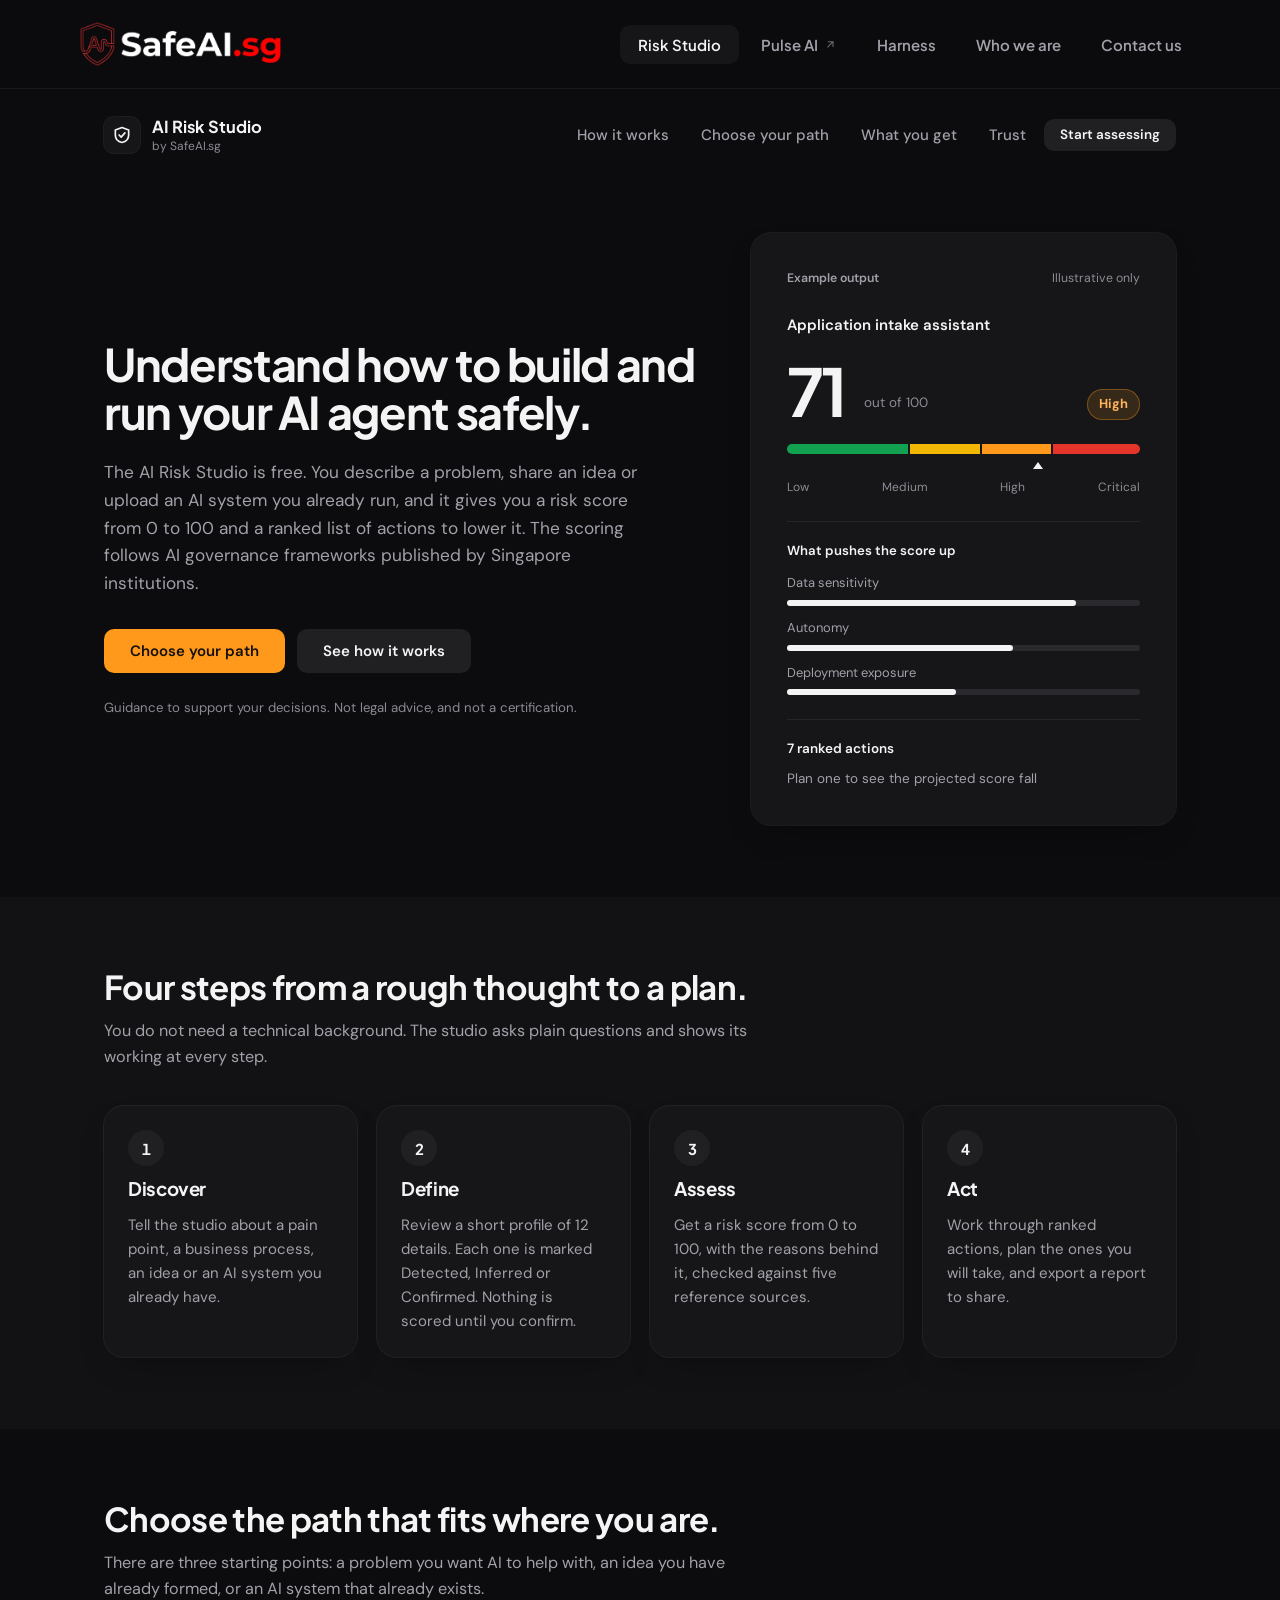
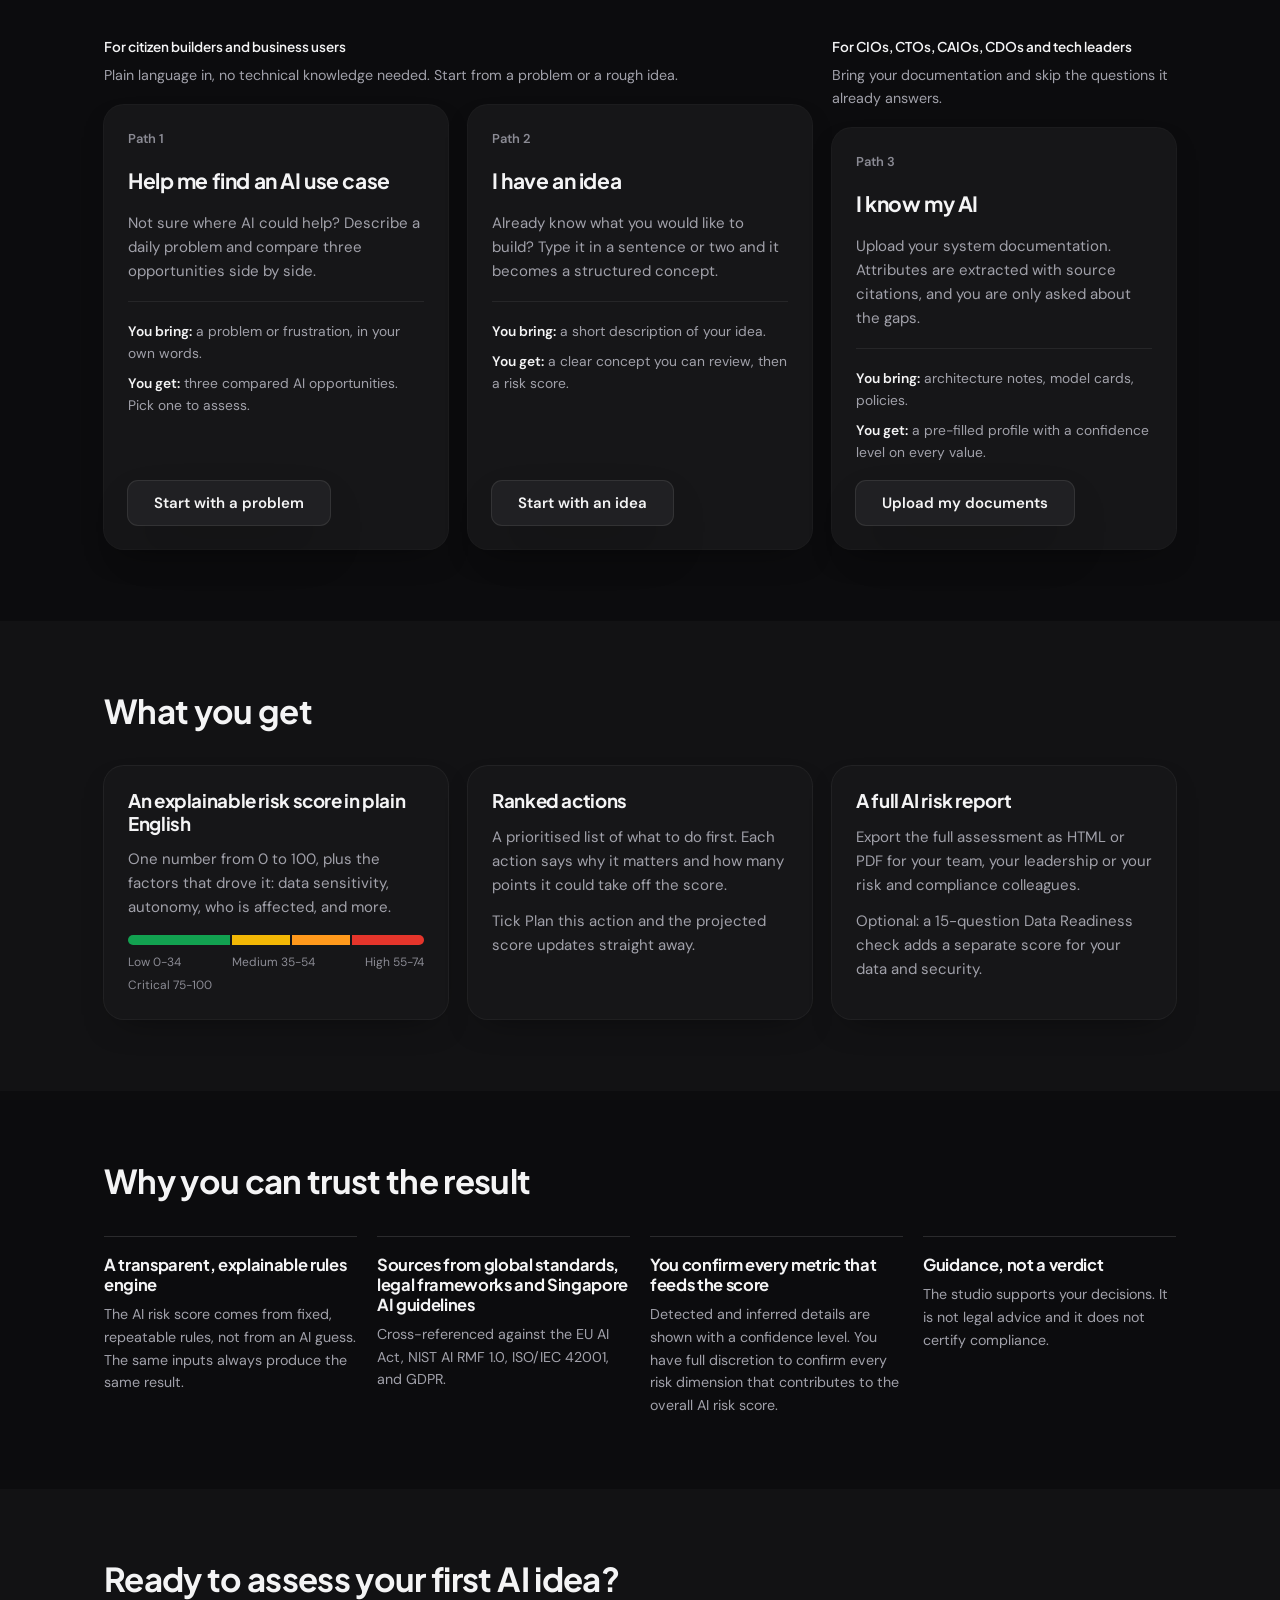
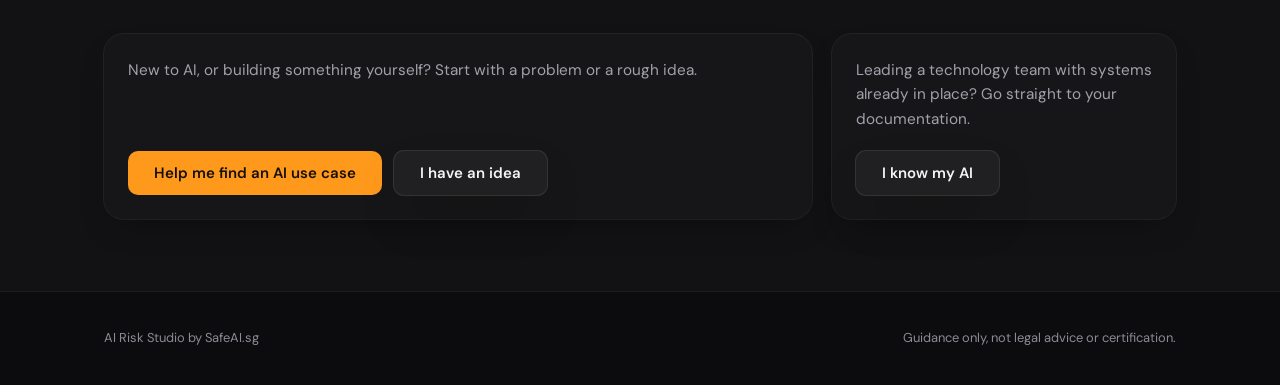
<file: risk-studio/index.html>
<!DOCTYPE html>
<html lang="en">
<head>
  <meta charset="utf-8" />
  <meta name="viewport" content="width=device-width, initial-scale=1" />
  <title>AI Risk Studio by SafeAI.sg</title>
  <meta name="description" content="Describe a problem, share an idea, or upload an AI system you already run. The AI Risk Studio gives a clear risk score and an action plan grounded in AI governance frameworks published by Singapore institutions." />
  <link rel="icon" href="/favicon.ico" sizes="any" />
  <link rel="icon" type="image/png" sizes="32x32" href="/favicon-32.png" />
  <link rel="icon" type="image/png" sizes="16x16" href="/favicon-16.png" />
  <link rel="apple-touch-icon" sizes="180x180" href="/apple-touch-icon.png" />
  <link rel="preconnect" href="https://fonts.googleapis.com" />
  <link rel="preconnect" href="https://fonts.gstatic.com" crossorigin />
  <link href="https://fonts.googleapis.com/css2?family=DM+Sans:opsz,wght@9..40,400;9..40,500;9..40,600;9..40,700&family=Plus+Jakarta+Sans:wght@500;600;700&display=swap" rel="stylesheet" />
  <style>
    /* House look, shared with risk-assessment.html and checklist.html: light
       canvas, white cards that read as raised, one orange used only as the fill
       of the primary action in a view. The mock-up's red, its two display faces
       and its dark panels are gone; every value below is a token. */
    :root {
      --accent:      #FF991C;   /* fill only, near-black ink on it */
      --accent-2:    #ffab45;   /* hover */
      --accent-ink:  #16100b;
      --focus:       #d47100;   /* the orange walked down so a ring clears 3:1 on white */

      --bg:          #f7f7f9;
      --surface-1:   #ffffff;
      --surface-2:   #f0f0f4;
      --surface-3:   #e4e4ea;
      --ink:         #0b0b0f;
      --ink-2:       #35353d;
      --ink-3:       #55555f;
      --line:        rgba(11,11,15,.10);
      --line-2:      rgba(11,11,15,.18);
      --nav-bg:      rgba(255,255,255,.86);

      /* Risk tiers carry meaning, so they keep their hues: low green, medium
         amber, high orange, critical red. Fill tones for bars and chips, text
         tones for words. Same values as the assessment tool. */
      --t1-fill: #12a150; --t2-fill: #f2b705; --t3-fill: #FF991C; --t4-fill: #e5352b;
      --t3: #a85700; --t3-soft: #fff4e6; --t3-line: #ffd9a8;

      --shadow-card: 0 1px 2px rgba(11,11,15,.05), 0 10px 30px -22px rgba(11,11,15,.35);
      --shadow-pop:  0 18px 44px -20px rgba(11,11,15,.30);

      --font-sans:    "DM Sans", system-ui, sans-serif;
      --font-display: "Plus Jakarta Sans", "DM Sans", system-ui, sans-serif;

      --r-sm: 10px; --r-md: 14px; --r-lg: 20px; --r-pill: 999px;
      --s1:4px; --s2:8px; --s3:12px; --s4:18px; --s5:24px; --s6:36px; --s7:52px; --s8:72px;
      --gap: 20px;
      --z-sticky: 100;

      /* 17px on a phone, 15px on a desk, like the assessment tool. */
      --fs-base: 17px;
    }
    @media (min-width:1024px){ :root{ --fs-base:15px; } }
    /* The site is dark on every page, the same canvas as the homepage and
       Harness. The light values above stay as the print palette: this block is
       screen-only, so a printed page still lands on white. */
    @media screen {
      :root {
        color-scheme: dark;
        --bg:#0c0c0e; --surface-1:#161618; --surface-2:#202023; --surface-3:#2a2a2e;
        --ink:#f4f4f5; --ink-2:#a1a1aa; --ink-3:#8b8b94;
        --line:rgba(255,255,255,.07); --line-2:rgba(255,255,255,.13);
        --nav-bg:rgba(12,12,14,.86);
        --shadow-card:0 0 0 1px var(--line), 0 14px 34px -18px rgba(0,0,0,.55);
        --shadow-pop:0 0 0 1px var(--line-2), 0 24px 50px -18px rgba(0,0,0,.72);
        --focus:#FF991C; --raised:#121214;
        --t3:#ffb35c; --t3-soft:rgba(255,153,28,.14); --t3-line:rgba(255,153,28,.36);
      }
    }

    *, *::before, *::after { box-sizing: border-box; margin: 0; padding: 0; }
    html { scroll-behavior: smooth; -webkit-text-size-adjust: 100%; scroll-padding-top: calc(var(--sn-h) + 24px); }
    /* Hard floor: nothing widens the page. clip, not hidden, so sticky works. */
    html, body { overflow-x: clip; }
    body { background: var(--bg); color: var(--ink); font: 400 var(--fs-base)/1.6 var(--font-sans); -webkit-font-smoothing: antialiased; }
    a { color: inherit; text-decoration: none; }
    h1, h2, h3 { font-family: var(--font-display); font-weight: 700; letter-spacing: -.02em; line-height: 1.2; overflow-wrap: anywhere; min-width: 0; }
    p { max-width: 68ch; }
    .wrap { max-width: 1120px; margin: 0 auto; padding-left: var(--s5); padding-right: var(--s5); }


    /* ── Studio header: brand and in-page anchors ── */
    .studio-head .wrap { display: flex; flex-wrap: wrap; align-items: center; justify-content: space-between; gap: var(--s4); padding-top: var(--s5); padding-bottom: var(--s5); }
    .studio-brand { display: flex; align-items: center; gap: var(--s3); border-radius: var(--r-sm); }
    .studio-mark { width: 36px; height: 36px; border-radius: var(--r-sm); background: var(--surface-1); color: var(--ink); box-shadow: var(--shadow-card); display: flex; align-items: center; justify-content: center; flex: none; }
    .studio-mark svg { width: 20px; height: 20px; }
    .studio-name { display: flex; flex-direction: column; gap: 2px; line-height: 1.2; }
    .studio-name b { font-family: var(--font-display); font-weight: 700; font-size: calc(var(--fs-base)*1.1); }
    .studio-name span { font-size: calc(var(--fs-base)*.8); color: var(--ink-3); }
    .studio-anchors { display: flex; flex-wrap: wrap; align-items: center; gap: var(--s1); }
    .studio-anchors a:not(.btn) { padding: 10px 14px; border-radius: var(--r-sm); color: var(--ink-2); font-weight: 500; white-space: nowrap; transition: background .15s, color .15s; }
    .studio-anchors a:not(.btn):hover { background: var(--surface-2); color: var(--ink); }
    @media (max-width: 900px) { .studio-anchors a:not(.btn) { display: none; } }

    /* ── Buttons: flat, grey by default, 2:1 padding, labels on one line ── */
    .btn {
      font: 600 var(--fs-base)/1.2 var(--font-sans); cursor: pointer; white-space: nowrap;
      padding: 13px 26px; border-radius: var(--r-sm); border: 0;
      color: var(--ink); background: var(--surface-2);
      display: inline-flex; align-items: center; justify-content: center; gap: .5em;
      transition: background .15s, transform .12s;
    }
    .btn:hover { background: var(--surface-3); }
    .btn:active { transform: translateY(1px) scale(.99); }
    /* The single primary action in a view. Near-black on the orange reads 8.8:1. */
    .btn-accent { background: var(--accent); color: var(--accent-ink); }
    .btn-accent:hover { background: var(--accent-2); }
    /* On a white card a surface-2 button sits on a lighter fill, so it lifts
       with the deeper shadow rather than merging into the card. */
    .card .btn:not(.btn-accent) { box-shadow: var(--shadow-pop); }
    .btn-sm { padding: 8px 16px; font-size: calc(var(--fs-base)*.9); }
    .btn:focus-visible,
    .studio-brand:focus-visible, .studio-anchors a:focus-visible { outline: 2px solid var(--focus); outline-offset: 2px; }

    /* ── Section scaffolding ── */
    .eyebrow { font: 600 calc(var(--fs-base)*.86)/1.3 var(--font-display); color: var(--ink-3); }
    .section { padding: var(--s8) 0; }
    .section-raised { background: var(--raised, var(--surface-2)); }
    .sec-head { display: flex; flex-direction: column; gap: var(--s3); max-width: 680px; margin-bottom: var(--s6); }
    .sec-head h2 { font-size: calc(var(--fs-base)*2.2); line-height: 1.12; }
    .sec-head p { font-size: calc(var(--fs-base)*1.08); color: var(--ink-2); }

    /* 12 columns on a desk, 2 on a phone. Cards span what they need. */
    .grid { display: grid; gap: var(--gap); grid-template-columns: repeat(2, minmax(0, 1fr)); }
    @media (min-width: 900px) { .grid { grid-template-columns: repeat(12, minmax(0, 1fr)); } }
    .span-full { grid-column: 1 / -1; }
    @media (min-width: 900px) {
      .span-3 { grid-column: span 3; } .span-4 { grid-column: span 4; }
      .span-8 { grid-column: span 8; }
    }
    @media (max-width: 899px) { .span-3 { grid-column: span 1; } .span-4, .span-8 { grid-column: 1 / -1; } }
    @media (max-width: 520px) { .span-3 { grid-column: 1 / -1; } }

    .card { min-width: 0; background: var(--surface-1); border-radius: var(--r-lg); padding: var(--s5); box-shadow: var(--shadow-card); display: flex; flex-direction: column; gap: var(--s3); }
    .card h3 { font-size: calc(var(--fs-base)*1.25); }
    .card p { color: var(--ink-2); }

    /* ── Hero ── */
    .hero .wrap { padding-top: var(--s7); padding-bottom: var(--s8); display: grid; gap: var(--s7); align-items: center; grid-template-columns: minmax(0, 1fr); }
    @media (min-width: 960px) { .hero .wrap { grid-template-columns: minmax(0, 7fr) minmax(0, 5fr); } }
    .hero-copy { min-width: 0; display: flex; flex-direction: column; gap: var(--s5); }
    .hero h1 { font-size: calc(var(--fs-base)*3); line-height: 1.06; letter-spacing: -.03em; max-width: 620px; }
    .hero-sub { font-size: calc(var(--fs-base)*1.15); line-height: 1.6; color: var(--ink-2); max-width: 560px; }
    .hero-cta { display: flex; flex-wrap: wrap; gap: var(--s3); padding-top: var(--s2); }
    .hero-note { font-size: calc(var(--fs-base)*.88); color: var(--ink-3); }
    @media (max-width: 600px) { .hero h1 { font-size: calc(var(--fs-base)*2.2); } }

    /* Example output: one card, not a card inside a tinted card. */
    .example { gap: var(--s5); padding: var(--s6); }
    .example-top { display: flex; flex-wrap: wrap; justify-content: space-between; align-items: center; gap: var(--s2); font-size: calc(var(--fs-base)*.82); color: var(--ink-3); }
    .example-top .label { font-weight: 600; color: var(--ink-2); }
    .example-name { font-weight: 600; }
    .score { display: flex; flex-wrap: wrap; align-items: flex-end; gap: var(--s2) var(--s4); }
    .score-num { font-family: var(--font-display); font-weight: 700; font-size: calc(var(--fs-base)*4.4); line-height: .9; letter-spacing: -.04em; }
    .score-of { font-size: calc(var(--fs-base)*.9); color: var(--ink-3); padding-bottom: 6px; }
    .score-band { margin-left: auto; padding: 5px 12px; border-radius: var(--r-pill); background: var(--t3-soft); color: var(--t3); box-shadow: inset 0 0 0 1px var(--t3-line); font-weight: 700; font-size: calc(var(--fs-base)*.86); }
    .scale { display: flex; flex-direction: column; gap: var(--s2); }
    .scale-bar { height: 10px; border-radius: var(--r-pill); overflow: hidden; display: flex; gap: 2px; }
    .scale-bar span:nth-child(1) { width: 35%; background: var(--t1-fill); }
    .scale-bar span:nth-child(2) { width: 20%; background: var(--t2-fill); }
    .scale-bar span:nth-child(3) { width: 20%; background: var(--t3-fill); }
    .scale-bar span:nth-child(4) { width: 25%; background: var(--t4-fill); }
    .scale-marker { position: relative; height: 8px; }
    .scale-marker::after { content: ""; position: absolute; left: 71%; top: 0; margin-left: -5px; border-left: 5px solid transparent; border-right: 5px solid transparent; border-bottom: 7px solid var(--ink); }
    .scale-labels { display: flex; flex-wrap: wrap; justify-content: space-between; gap: var(--s1) var(--s3); font-size: calc(var(--fs-base)*.8); color: var(--ink-3); }
    .drivers { display: flex; flex-direction: column; gap: var(--s3); border-top: 1px solid var(--line); padding-top: var(--s4); }
    .drivers-title { font-size: calc(var(--fs-base)*.88); font-weight: 600; }
    .driver { display: flex; flex-direction: column; gap: 6px; font-size: calc(var(--fs-base)*.86); color: var(--ink-2); }
    .driver-bar { height: 6px; border-radius: var(--r-pill); background: var(--surface-3); }
    .driver-bar i { display: block; height: 6px; border-radius: var(--r-pill); background: var(--ink); }
    .actions { display: flex; flex-wrap: wrap; align-items: center; justify-content: space-between; gap: var(--s2); border-top: 1px solid var(--line); padding-top: var(--s4); font-size: calc(var(--fs-base)*.9); }
    .actions b { font-weight: 600; }
    .actions span { color: var(--ink-2); }

    /* ── How it works ── */
    .step-num { width: 36px; height: 36px; border-radius: var(--r-pill); background: var(--surface-2); color: var(--ink); display: flex; align-items: center; justify-content: center; font: 700 var(--fs-base)/1 var(--font-display); font-variant-numeric: tabular-nums; }
    .step { gap: var(--s3); }

    /* ── Choose your path ──
       Two audiences, each a labelled column of cards. The label is a heading,
       not a container: wrapping the cards in an outlined or dark box made a
       card inside a card. */
    .audience { min-width: 0; display: flex; flex-direction: column; gap: var(--s4); }
    .audience-head { display: flex; flex-direction: column; gap: var(--s2); }
    .audience-head .who { font: 600 calc(var(--fs-base)*.9)/1.4 var(--font-display); color: var(--ink); }
    .audience-head p { color: var(--ink-2); font-size: calc(var(--fs-base)*.95); }
    .audience .grid { flex-grow: 1; }
    .audience .grid > .card { height: 100%; }
    @media (min-width: 900px) { .audience-a .grid { grid-template-columns: repeat(2, minmax(0, 1fr)); } .audience-b .grid { grid-template-columns: minmax(0, 1fr); } }
    @media (max-width: 899px) { .audience .grid { grid-template-columns: minmax(0, 1fr); } }
    .path { gap: var(--s4); }
    .path-label { font-size: calc(var(--fs-base)*.86); font-weight: 600; color: var(--ink-3); }
    .path h3 { font-size: calc(var(--fs-base)*1.4); }
    .bring { display: flex; flex-direction: column; gap: var(--s2); font-size: calc(var(--fs-base)*.92); color: var(--ink-2); border-top: 1px solid var(--line); padding-top: var(--s4); }
    .bring b { font-weight: 600; color: var(--ink); }
    .path .btn { margin-top: auto; align-self: flex-start; }

    /* ── What you get ── */
    .mini-scale { display: flex; flex-direction: column; gap: var(--s2); margin-top: var(--s1); }

    /* ── Trust: plain columns under a hairline ── */
    .trust { min-width: 0; display: flex; flex-direction: column; gap: var(--s2); border-top: 1px solid var(--line-2); padding-top: var(--s4); }
    .trust h3 { font-size: calc(var(--fs-base)*1.1); }
    .trust p { color: var(--ink-2); font-size: calc(var(--fs-base)*.95); }

    /* ── Closing call to action ── */
    .final h2 { font-size: calc(var(--fs-base)*2.2); line-height: 1.12; max-width: 720px; margin-bottom: var(--s6); }
    .final .card p { font-size: calc(var(--fs-base)*1.02); }
    .final .row { display: flex; flex-wrap: wrap; gap: var(--s3); margin-top: auto; padding-top: var(--s2); }

    /* ── Footer ── */
    .foot { border-top: 1px solid var(--line); }
    .foot .wrap { padding-top: var(--s6); padding-bottom: var(--s6); display: flex; flex-wrap: wrap; justify-content: space-between; gap: var(--s3); font-size: calc(var(--fs-base)*.86); color: var(--ink-3); }

    @media (max-width: 600px) {
      .section { padding: var(--s7) 0; }
      .sec-head h2, .final h2 { font-size: calc(var(--fs-base)*1.75); }
      .example { padding: var(--s5); }
      .score-num { font-size: calc(var(--fs-base)*3.4); }
      .hero-cta .btn, .final .row .btn { width: 100%; }
    }
    @media (prefers-reduced-motion: reduce) { html { scroll-behavior: auto; } * { transition: none !important; } }
  </style>
<link rel="stylesheet" href="/assets/site-nav.css" />
</head>
<body>

<!-- SafeAI.sg main menu -->
<!-- site-nav: shared markup. Styles in /assets/site-nav.css, behaviour in /assets/site-nav.js. Keep all five pages identical. -->
<header class="sn-bar" id="snBar">
  <div class="sn-wrap">
    <a href="/" class="sn-brand" aria-label="SafeAI.sg home"><img src="/safeai-logo-trim.png" alt="SafeAI.sg" class="sn-logo" /></a>
    <nav class="sn-links" id="snLinks" aria-label="SafeAI.sg">
      <a href="/risk-studio/" class="sn-link" data-sn-tip="Free tool that scores an AI use case for risk and gives you a ranked action plan">Risk Studio</a>
      <a href="https://pulse-ai-opportunity-pulse.replit.app/" class="sn-link sn-ext" target="_blank" rel="noopener" data-sn-tip="Shows where the gaps and risks in your organisation are. External site by Optimo, opens in a new tab">Pulse AI<svg class="sn-ext-ico" viewBox="0 0 24 24" fill="none" stroke="currentColor" stroke-width="2" stroke-linecap="round" stroke-linejoin="round" aria-hidden="true"><path d="M7 17L17 7M8 7h9v9"/></svg><span class="sn-sr"> (external site, opens in a new tab)</span></a>
      <a href="/harness/" class="sn-link" data-sn-tip="Reference architecture for governing AI agents in production, mapped to SafeAI.sg">Harness</a>
      <a href="/#council" class="sn-link">Who we are</a>
      <a href="/#contact" class="sn-link">Contact us</a>
    </nav>
    <button class="sn-toggle" id="snToggle" type="button" aria-expanded="false" aria-controls="snLinks" aria-label="Open menu">
      <svg class="sn-open" viewBox="0 0 24 24" fill="none" stroke="currentColor" stroke-width="2" stroke-linecap="round" aria-hidden="true"><path d="M4 7h16M4 12h16M4 17h16"/></svg>
      <svg class="sn-close" viewBox="0 0 24 24" fill="none" stroke="currentColor" stroke-width="2" stroke-linecap="round" aria-hidden="true"><path d="M6 6l12 12M18 6L6 18"/></svg>
    </button>
  </div>
</header>
<!-- /site-nav -->

<!-- Studio header -->
<header class="studio-head">
  <div class="wrap">
    <a href="#top" class="studio-brand">
      <span class="studio-mark" aria-hidden="true">
        <svg viewBox="0 0 24 24" fill="none" stroke="currentColor" stroke-width="2" stroke-linecap="round" stroke-linejoin="round"><path d="M12 3l8 3v6c0 4.5-3.2 8-8 9-4.8-1-8-4.5-8-9V6l8-3z"/><path d="M8.5 12l2.5 2.5 4.5-5"/></svg>
      </span>
      <span class="studio-name"><b>AI Risk Studio</b><span>by SafeAI.sg</span></span>
    </a>
    <nav class="studio-anchors" aria-label="On this page">
      <a href="#how">How it works</a>
      <a href="#paths">Choose your path</a>
      <a href="#get">What you get</a>
      <a href="#trust">Trust</a>
      <a href="#paths" class="btn btn-sm">Start assessing</a>
    </nav>
  </div>
</header>

<main id="top">

<!-- Hero -->
<section class="hero">
  <div class="wrap">
    <div class="hero-copy">
      <h1>Understand how to build and run your AI agent safely.</h1>
      <p class="hero-sub">The AI Risk Studio is free. You describe a problem, share an idea or upload an AI system you already run, and it gives you a risk score from 0 to 100 and a ranked list of actions to lower it. The scoring follows AI governance frameworks published by Singapore institutions.</p>
      <div class="hero-cta">
        <a href="#paths" class="btn btn-accent">Choose your path</a>
        <a href="#how" class="btn">See how it works</a>
      </div>
      <p class="hero-note">Guidance to support your decisions. Not legal advice, and not a certification.</p>
    </div>

    <div class="card example" aria-label="Example output, illustrative only">
      <div class="example-top"><span class="label">Example output</span><span>Illustrative only</span></div>
      <div class="example-name">Application intake assistant</div>
      <div class="score">
        <span class="score-num">71</span>
        <span class="score-of">out of 100</span>
        <span class="score-band">High</span>
      </div>
      <div class="scale">
        <div class="scale-bar" aria-hidden="true"><span></span><span></span><span></span><span></span></div>
        <div class="scale-marker" aria-hidden="true"></div>
        <div class="scale-labels"><span>Low</span><span>Medium</span><span>High</span><span>Critical</span></div>
      </div>
      <div class="drivers">
        <div class="drivers-title">What pushes the score up</div>
        <div class="driver"><span>Data sensitivity</span><div class="driver-bar"><i style="width:82%"></i></div></div>
        <div class="driver"><span>Autonomy</span><div class="driver-bar"><i style="width:64%"></i></div></div>
        <div class="driver"><span>Deployment exposure</span><div class="driver-bar"><i style="width:48%"></i></div></div>
      </div>
      <div class="actions"><b>7 ranked actions</b><span>Plan one to see the projected score fall</span></div>
    </div>
  </div>
</section>

<!-- How it works -->
<section id="how" class="section section-raised">
  <div class="wrap">
    <div class="sec-head">
      <h2>Four steps from a rough thought to a plan.</h2>
      <p>You do not need a technical background. The studio asks plain questions and shows its working at every step.</p>
    </div>
    <div class="grid">
      <div class="card step span-3">
        <span class="step-num">1</span>
        <h3>Discover</h3>
        <p>Tell the studio about a pain point, a business process, an idea or an AI system you already have.</p>
      </div>
      <div class="card step span-3">
        <span class="step-num">2</span>
        <h3>Define</h3>
        <p>Review a short profile of 12 details. Each one is marked Detected, Inferred or Confirmed. Nothing is scored until you confirm.</p>
      </div>
      <div class="card step span-3">
        <span class="step-num">3</span>
        <h3>Assess</h3>
        <p>Get a risk score from 0 to 100, with the reasons behind it, checked against five reference sources.</p>
      </div>
      <div class="card step span-3">
        <span class="step-num">4</span>
        <h3>Act</h3>
        <p>Work through ranked actions, plan the ones you will take, and export a report to share.</p>
      </div>
    </div>
  </div>
</section>

<!-- Choose your path -->
<section id="paths" class="section">
  <div class="wrap">
    <div class="sec-head">
      <h2>Choose the path that fits where you are.</h2>
      <p>There are three starting points: a problem you want AI to help with, an idea you have already formed, or an AI system that already exists.</p>
    </div>

    <div class="grid">
      <!-- Audience A: citizen builders and business users -->
      <div class="audience audience-a span-8">
        <div class="audience-head">
          <span class="who">For citizen builders and business users</span>
          <p>Plain language in, no technical knowledge needed. Start from a problem or a rough idea.</p>
        </div>
        <div class="grid">
          <div class="card path">
            <span class="path-label">Path 1</span>
            <h3>Help me find an AI use case</h3>
            <p>Not sure where AI could help? Describe a daily problem and compare three opportunities side by side.</p>
            <div class="bring">
              <div><b>You bring:</b> a problem or frustration, in your own words.</div>
              <div><b>You get:</b> three compared AI opportunities. Pick one to assess.</div>
            </div>
            <a href="https://air1.devopslabs.tech" class="btn" data-studio="problem">Start with a problem</a>
          </div>
          <div class="card path">
            <span class="path-label">Path 2</span>
            <h3>I have an idea</h3>
            <p>Already know what you would like to build? Type it in a sentence or two and it becomes a structured concept.</p>
            <div class="bring">
              <div><b>You bring:</b> a short description of your idea.</div>
              <div><b>You get:</b> a clear concept you can review, then a risk score.</div>
            </div>
            <a href="https://air1.devopslabs.tech" class="btn" data-studio="idea">Start with an idea</a>
          </div>
        </div>
      </div>

      <!-- Audience B: CIOs, CTOs, tech leaders -->
      <div class="audience audience-b span-4">
        <div class="audience-head">
          <span class="who">For CIOs, CTOs, CAIOs, CDOs and tech leaders</span>
          <p>Bring your documentation and skip the questions it already answers.</p>
        </div>
        <div class="grid">
          <div class="card path">
            <span class="path-label">Path 3</span>
            <h3>I know my AI</h3>
            <p>Upload your system documentation. Attributes are extracted with source citations, and you are only asked about the gaps.</p>
            <div class="bring">
              <div><b>You bring:</b> architecture notes, model cards, policies.</div>
              <div><b>You get:</b> a pre-filled profile with a confidence level on every value.</div>
            </div>
            <a href="https://air1.devopslabs.tech" class="btn" data-studio="documents">Upload my documents</a>
          </div>
        </div>
      </div>
    </div>
  </div>
</section>

<!-- What you get -->
<section id="get" class="section section-raised">
  <div class="wrap">
    <div class="sec-head">
      <h2>What you get</h2>
    </div>
    <div class="grid">
      <div class="card span-4">
        <h3>An explainable risk score in plain English</h3>
        <p>One number from 0 to 100, plus the factors that drove it: data sensitivity, autonomy, who is affected, and more.</p>
        <div class="mini-scale">
          <div class="scale-bar" aria-hidden="true"><span></span><span></span><span></span><span></span></div>
          <div class="scale-labels"><span>Low 0-34</span><span>Medium 35-54</span><span>High 55-74</span><span>Critical 75-100</span></div>
        </div>
      </div>
      <div class="card span-4">
        <h3>Ranked actions</h3>
        <p>A prioritised list of what to do first. Each action says why it matters and how many points it could take off the score.</p>
        <p>Tick Plan this action and the projected score updates straight away.</p>
      </div>
      <div class="card span-4">
        <h3>A full AI risk report</h3>
        <p>Export the full assessment as HTML or PDF for your team, your leadership or your risk and compliance colleagues.</p>
        <p>Optional: a 15-question Data Readiness check adds a separate score for your data and security.</p>
      </div>
    </div>
  </div>
</section>

<!-- Trust -->
<section id="trust" class="section">
  <div class="wrap">
    <div class="sec-head">
      <h2>Why you can trust the result</h2>
    </div>
    <div class="grid">
      <div class="trust span-3">
        <h3>A transparent, explainable rules engine</h3>
        <p>The AI risk score comes from fixed, repeatable rules, not from an AI guess. The same inputs always produce the same result.</p>
      </div>
      <div class="trust span-3">
        <h3>Sources from global standards, legal frameworks and Singapore AI guidelines</h3>
        <p>Cross-referenced against the EU AI Act, NIST AI RMF 1.0, ISO/IEC 42001, and GDPR.</p>
      </div>
      <div class="trust span-3">
        <h3>You confirm every metric that feeds the score</h3>
        <p>Detected and inferred details are shown with a confidence level. You have full discretion to confirm every risk dimension that contributes to the overall AI risk score.</p>
      </div>
      <div class="trust span-3">
        <h3>Guidance, not a verdict</h3>
        <p>The studio supports your decisions. It is not legal advice and it does not certify compliance.</p>
      </div>
    </div>
  </div>
</section>

<!-- Closing call to action -->
<section class="section section-raised final">
  <div class="wrap">
    <h2>Ready to assess your first AI idea?</h2>
    <div class="grid">
      <div class="card span-8">
        <p>New to AI, or building something yourself? Start with a problem or a rough idea.</p>
        <div class="row">
          <a href="#paths" class="btn btn-accent" data-studio="problem">Help me find an AI use case</a>
          <a href="#paths" class="btn" data-studio="idea">I have an idea</a>
        </div>
      </div>
      <div class="card span-4">
        <p>Leading a technology team with systems already in place? Go straight to your documentation.</p>
        <div class="row">
          <a href="#paths" class="btn" data-studio="documents">I know my AI</a>
        </div>
      </div>
    </div>
  </div>
</section>

</main>

<footer class="foot">
  <div class="wrap">
    <span>AI Risk Studio by SafeAI.sg</span>
    <span>Guidance only, not legal advice or certification.</span>
  </div>
</footer>

<script>
  // Where each studio path opens. Fill in a URL and every button for that path
  // (in "Choose your path" and in the closing call to action) points there.
  // While a value is empty the button scrolls to "Choose your path", as in the mock-up.
  var STUDIO_LINKS = {
    problem:   '',   // Path 1, Help me find an AI use case
    idea:      '',   // Path 2, I have an idea
    documents: ''    // Path 3, I know my AI
  };
  Array.prototype.forEach.call(document.querySelectorAll('[data-studio]'), function (a) {
    var url = STUDIO_LINKS[a.getAttribute('data-studio')];
    if (url) a.setAttribute('href', url);
  });

</script>
<script src="/assets/site-nav.js" defer></script>
</body>
</html>
</file>
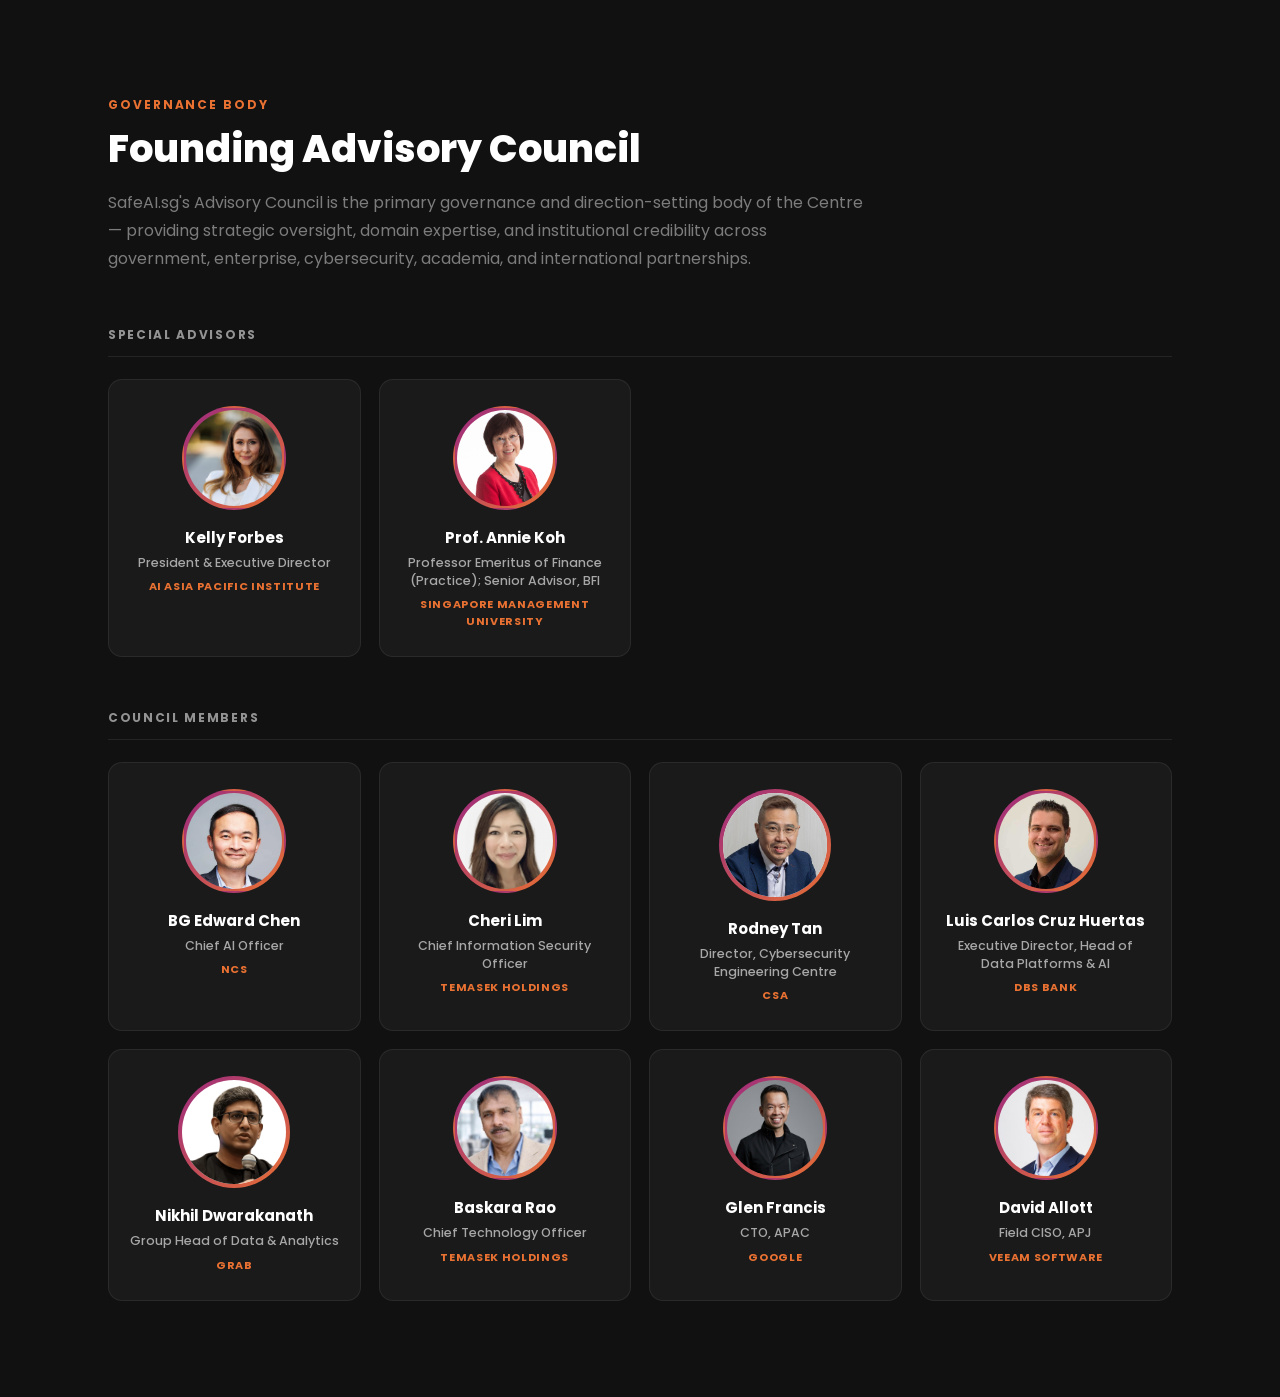
<file: council-preview.html>
<!DOCTYPE html>
<html lang="en">
<head>
<meta charset="UTF-8" />
<meta name="viewport" content="width=device-width, initial-scale=1.0" />
<title>SafeAI.sg — Advisory Council preview</title>
<link rel="preconnect" href="https://fonts.googleapis.com" />
<link rel="preconnect" href="https://fonts.gstatic.com" crossorigin />
<link href="https://fonts.googleapis.com/css2?family=Poppins:wght@400;500;600;700;800;900&display=swap" rel="stylesheet" />
<style>
  :root {
    --black:#0D0D0D; --dark:#141414; --purple:#9B2880; --orange:#E97132;
    --grad:linear-gradient(135deg,#9B2880 0%,#E97132 100%);
    --white:#FFFFFF; --muted:#888;
  }
  * { margin:0; padding:0; box-sizing:border-box; }
  body { font-family:'Poppins',-apple-system,BlinkMacSystemFont,sans-serif; background:#111111; color:var(--white); }
  .section { padding:96px 0; }
  .section-inner { max-width:1120px; margin:0 auto; padding:0 28px; }
  .section-label { font-size:12px; font-weight:700; letter-spacing:0.16em; text-transform:uppercase; color:var(--orange); margin-bottom:14px; }
  h2 { font-size:38px; font-weight:800; line-height:1.12; margin-bottom:18px; }
  .section-lead { font-size:16px; color:rgba(255,255,255,0.45); line-height:1.78; max-width:760px; margin-bottom:8px; }

  /* ── council roster ── */
  .council-group { margin-top:52px; }
  .council-group-label {
    font-size:12px; font-weight:700; letter-spacing:0.14em; text-transform:uppercase;
    color:rgba(255,255,255,0.55); margin-bottom:22px; padding-bottom:12px;
    border-bottom:1px solid rgba(255,255,255,0.08);
  }
  .council-grid { display:grid; grid-template-columns:repeat(4,1fr); gap:18px; }
  .member-card {
    background:rgba(255,255,255,0.04);
    border:1px solid rgba(255,255,255,0.07);
    border-radius:14px; padding:26px 20px; text-align:center;
    transition:border-color .2s ease, transform .2s ease;
  }
  .member-card:hover { border-color:rgba(233,113,50,0.45); transform:translateY(-3px); }
  /* gradient ring + solid white fill — for transparent-background photos */
  .member-photo-ring {
    width:104px; height:104px; border-radius:50%;
    margin:0 auto 16px; padding:4px; box-sizing:content-box;
    background:var(--grad);
  }
  .member-photo-ring img {
    width:100%; height:100%; display:block; border-radius:50%;
    object-fit:cover; object-position:top center;
    background:#FFFFFF;
  }
  .member-photo {
    width:104px; height:104px; border-radius:50%; object-fit:cover; object-position:top center;
    margin:0 auto 16px; display:block;
    border:2px solid transparent; background:var(--grad);
    padding:2px; /* gradient ring */
  }
  /* zoom-crop a specific photo onto the face (e.g. seated full-body portraits) */
  .member-photo-zoom {
    width:104px; height:104px; border-radius:50%;
    margin:0 auto 16px; padding:4px; box-sizing:content-box; background:var(--grad);
  }
  .member-photo-zoom .crop { width:100%; height:100%; border-radius:50%; overflow:hidden; background:#FFFFFF; }
  .member-photo-zoom img {
    width:100%; height:100%; display:block; object-fit:cover;
    object-position:58% 8%; transform:scale(1.6); transform-origin:58% 8%;
  }
  .member-name { font-size:15px; font-weight:700; color:var(--white); margin-bottom:5px; }
  .member-role { font-size:12.5px; font-weight:500; color:rgba(255,255,255,0.62); line-height:1.45; margin-bottom:6px; }
  .member-org { font-size:11px; font-weight:700; letter-spacing:0.06em; text-transform:uppercase; color:var(--orange); }

  @media (max-width:900px){ .council-grid{ grid-template-columns:repeat(2,1fr);} h2{font-size:30px;} }
  @media (max-width:520px){ .council-grid{ grid-template-columns:repeat(2,1fr); gap:12px;} }
</style>
</head>
<body>
<section class="section" id="council">
  <div class="section-inner">
    <div class="section-label">Governance Body</div>
    <h2>Founding Advisory Council</h2>
    <p class="section-lead">SafeAI.sg's Advisory Council is the primary governance and direction-setting body of the Centre — providing strategic oversight, domain expertise, and institutional credibility across government, enterprise, cybersecurity, academia, and international partnerships.</p>

    <!-- SPECIAL ADVISORS -->
    <div class="council-group">
      <div class="council-group-label">Special Advisors</div>
      <div class="council-grid">
        <div class="member-card">
          <img class="member-photo" src="SAFEAI_PHOTO/Kelly-Headshot-scaled-e1729751836464.jpg" alt="Kelly Forbes" />
          <div class="member-name">Kelly Forbes</div>
          <div class="member-role">President &amp; Executive Director</div>
          <div class="member-org">AI Asia Pacific Institute</div>
        </div>
        <div class="member-card">
          <img class="member-photo" src="SAFEAI_PHOTO/Prof.-Annie-Koh-scaled-aspect-ratio-300-300.webp" alt="Prof. Annie Koh" />
          <div class="member-name">Prof. Annie Koh</div>
          <div class="member-role">Professor Emeritus of Finance (Practice); Senior Advisor, BFI</div>
          <div class="member-org">Singapore Management University</div>
        </div>
      </div>
    </div>

    <!-- COUNCIL MEMBERS -->
    <div class="council-group">
      <div class="council-group-label">Council Members</div>
      <div class="council-grid">
        <div class="member-card">
          <img class="member-photo" src="SAFEAI_PHOTO/edward_chen.png" alt="BG Edward Chen" />
          <div class="member-name">BG Edward Chen</div>
          <div class="member-role">Chief AI Officer</div>
          <div class="member-org">NCS</div>
        </div>
        <div class="member-card">
          <img class="member-photo" src="SAFEAI_PHOTO/Cheri-Lim.png" alt="Cheri Lim" />
          <div class="member-name">Cheri Lim</div>
          <div class="member-role">Chief Information Security Officer</div>
          <div class="member-org">Temasek Holdings</div>
        </div>
        <div class="member-card">
          <div class="member-photo-zoom"><div class="crop"><img src="SAFEAI_PHOTO/rodney tan 2.png" alt="Rodney Tan" /></div></div>
          <div class="member-name">Rodney Tan</div>
          <div class="member-role">Director, Cybersecurity Engineering Centre</div>
          <div class="member-org">CSA</div>
        </div>
        <div class="member-card">
          <img class="member-photo" src="SAFEAI_PHOTO/luis carlos .jpg" alt="Luis Carlos Cruz Huertas" />
          <div class="member-name">Luis Carlos Cruz Huertas</div>
          <div class="member-role">Executive Director, Head of Data Platforms &amp; AI</div>
          <div class="member-org">DBS Bank</div>
        </div>
        <div class="member-card">
          <div class="member-photo-ring"><img src="SAFEAI_PHOTO/Nikhil Dwarakanath.png.webp" alt="Nikhil Dwarakanath" /></div>
          <div class="member-name">Nikhil Dwarakanath</div>
          <div class="member-role">Group Head of Data &amp; Analytics</div>
          <div class="member-org">Grab</div>
        </div>
        <div class="member-card">
          <img class="member-photo" src="SAFEAI_PHOTO/BASKARA RAO.jpeg" alt="Baskara Rao" />
          <div class="member-name">Baskara Rao</div>
          <div class="member-role">Chief Technology Officer</div>
          <div class="member-org">Temasek Holdings</div>
        </div>
        <div class="member-card">
          <img class="member-photo" src="SAFEAI_PHOTO/glen francis _ new.jpeg" alt="Glen Francis" />
          <div class="member-name">Glen Francis</div>
          <div class="member-role">CTO, APAC</div>
          <div class="member-org">Google</div>
        </div>
        <div class="member-card">
          <img class="member-photo" src="SAFEAI_PHOTO/DAVID ALLOTT.jpeg" alt="David Allott" />
          <div class="member-name">David Allott</div>
          <div class="member-role">Field CISO, APJ</div>
          <div class="member-org">Veeam Software</div>
        </div>
        <!-- ON HOLD — Tang Bing Wan; uncomment to reinstate
        <div class="member-card">
          <img class="member-photo" src="SAFEAI_PHOTO/Tang Bing Wan.jpg" alt="Tang Bing Wan" />
          <div class="member-name">Tang Bing Wan</div>
          <div class="member-role">Chief Digital Officer, Digital Technology</div>
          <div class="member-org">JTC Corporation</div>
        </div>
        -->
      </div>
    </div>

  </div>
</section>
</body>
</html>
</file>
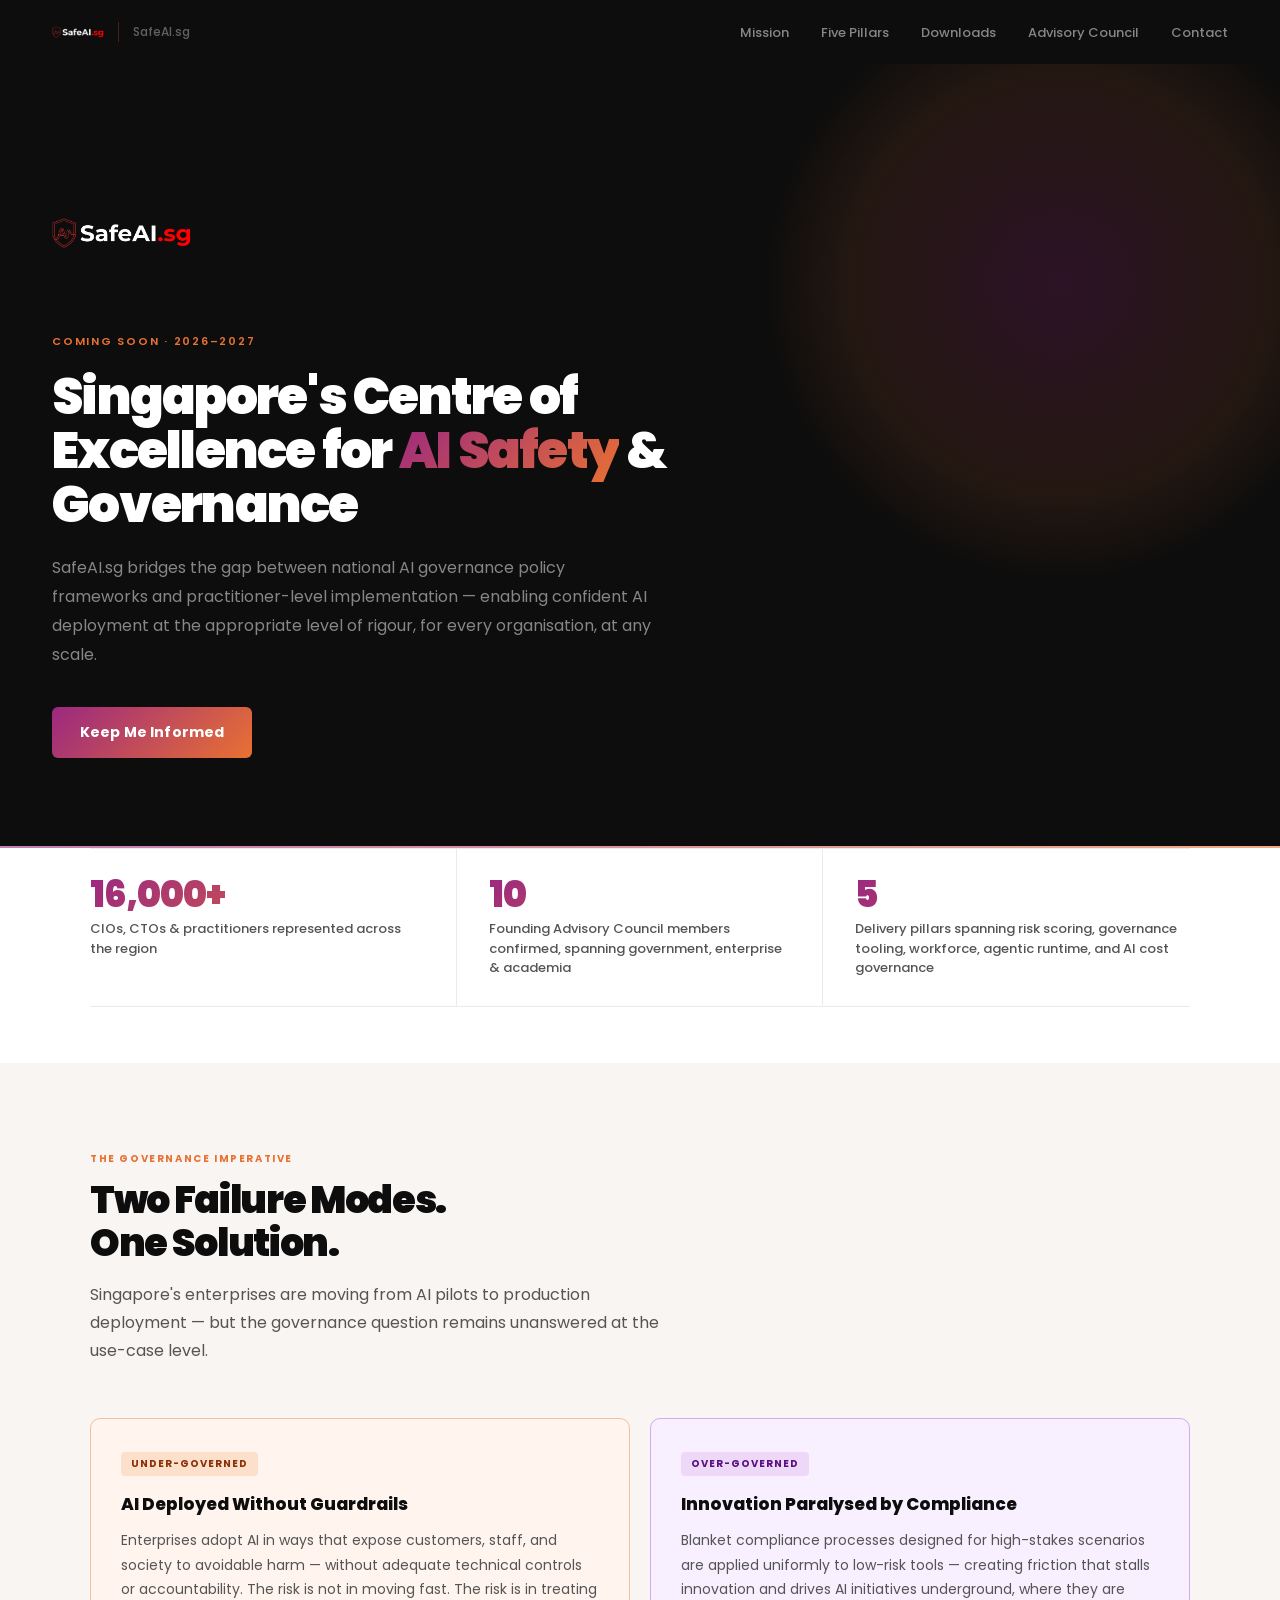
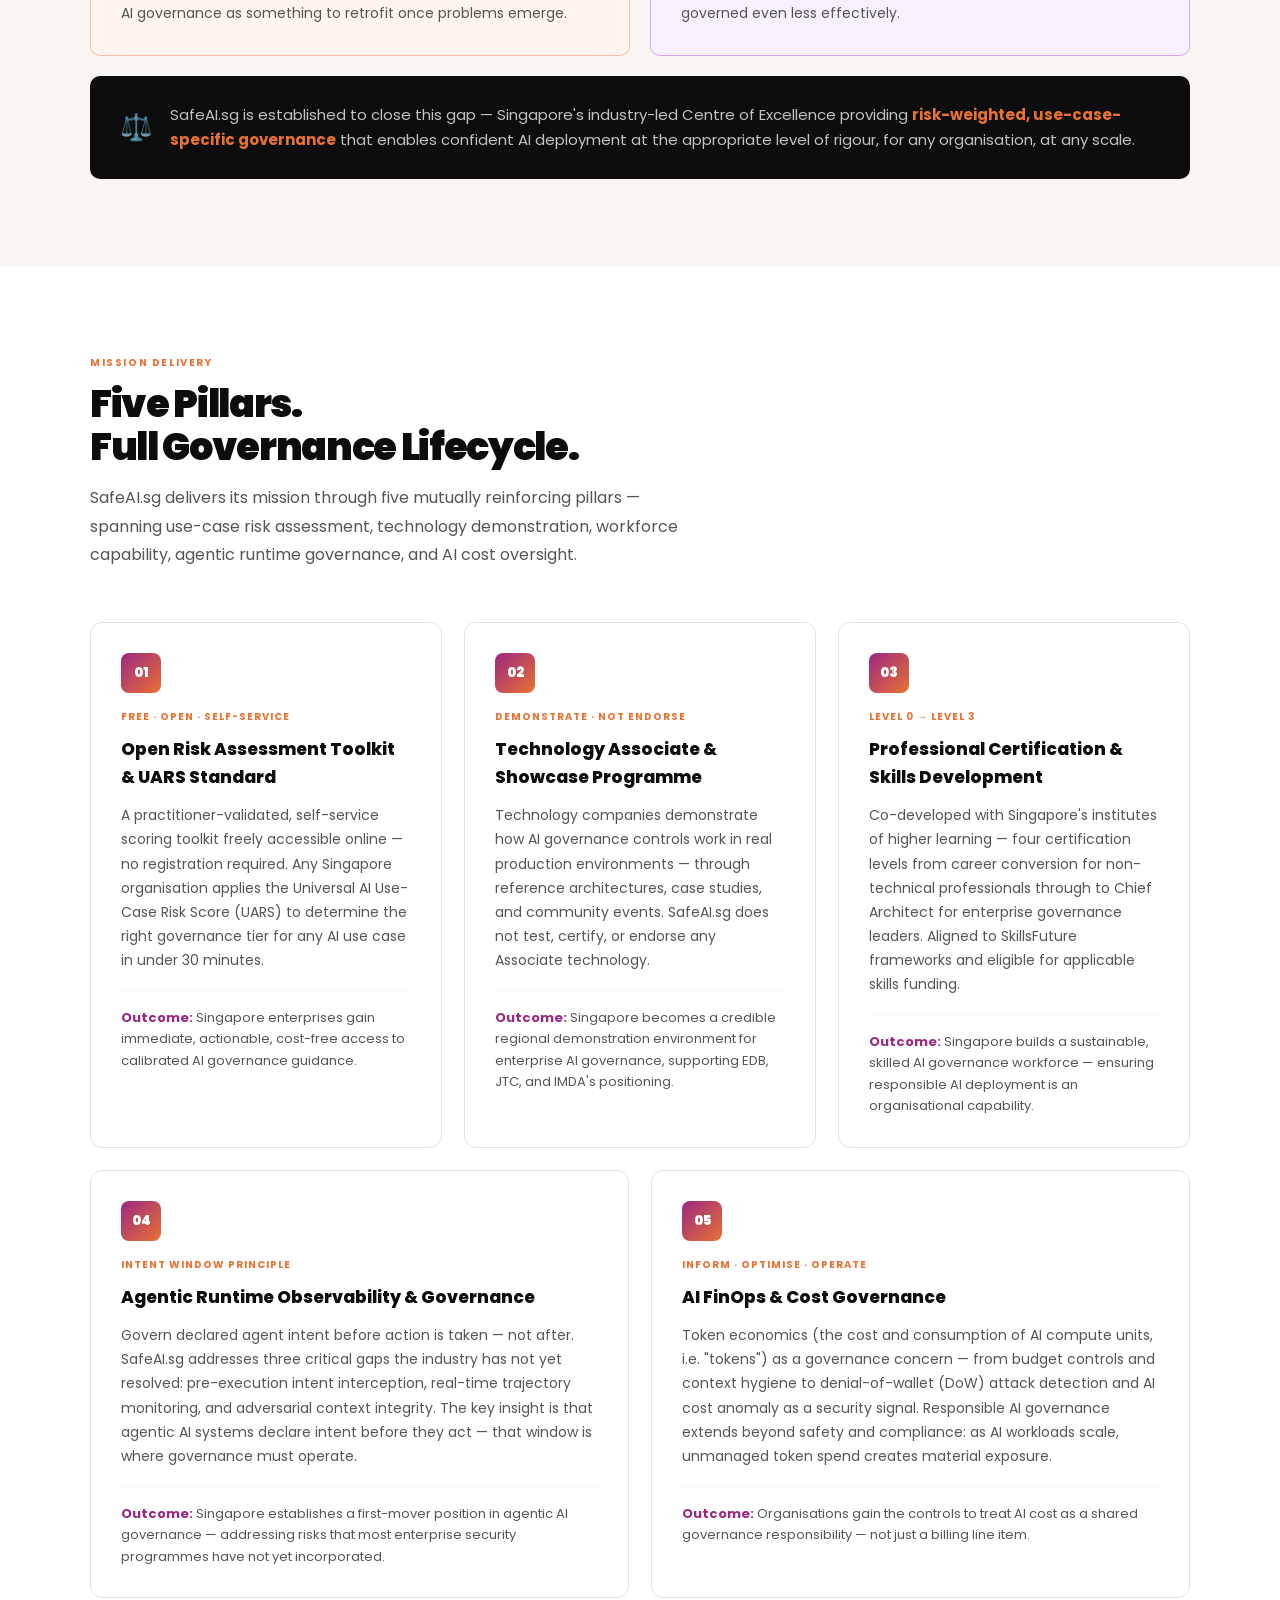
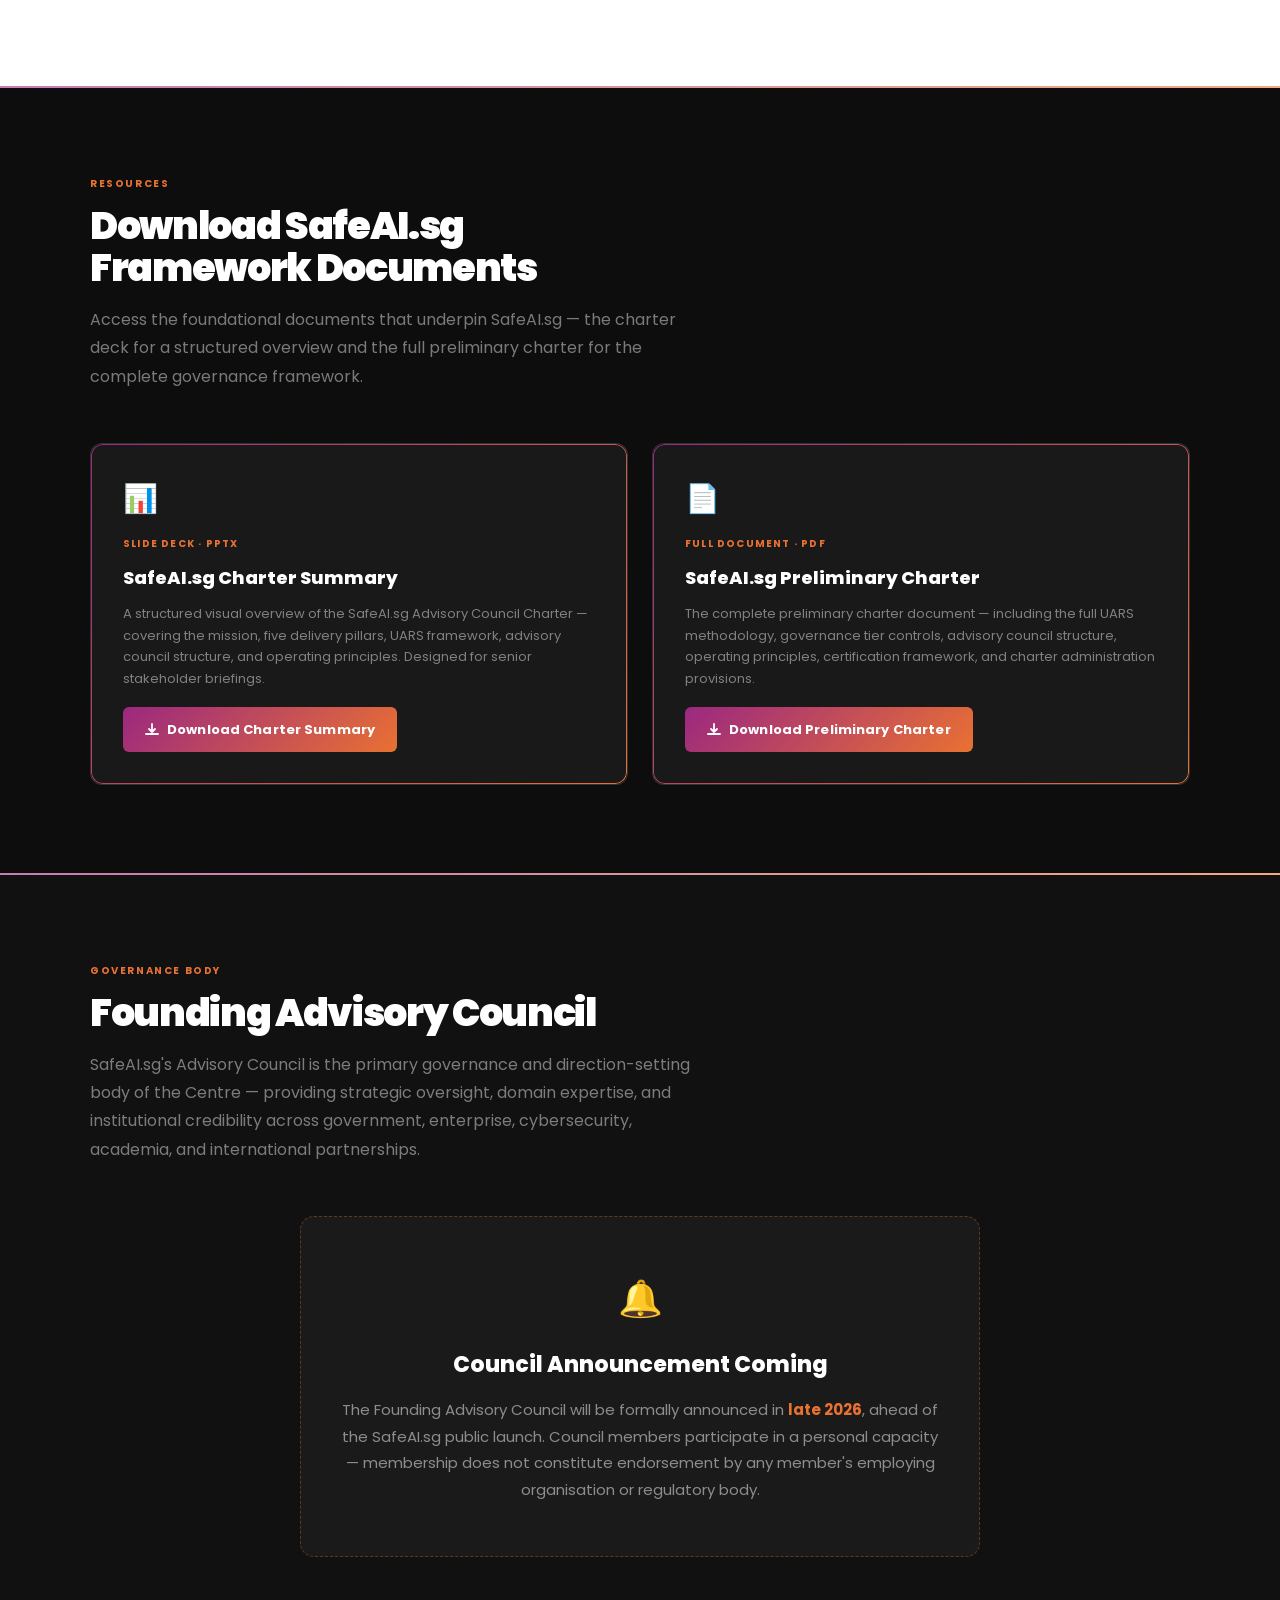
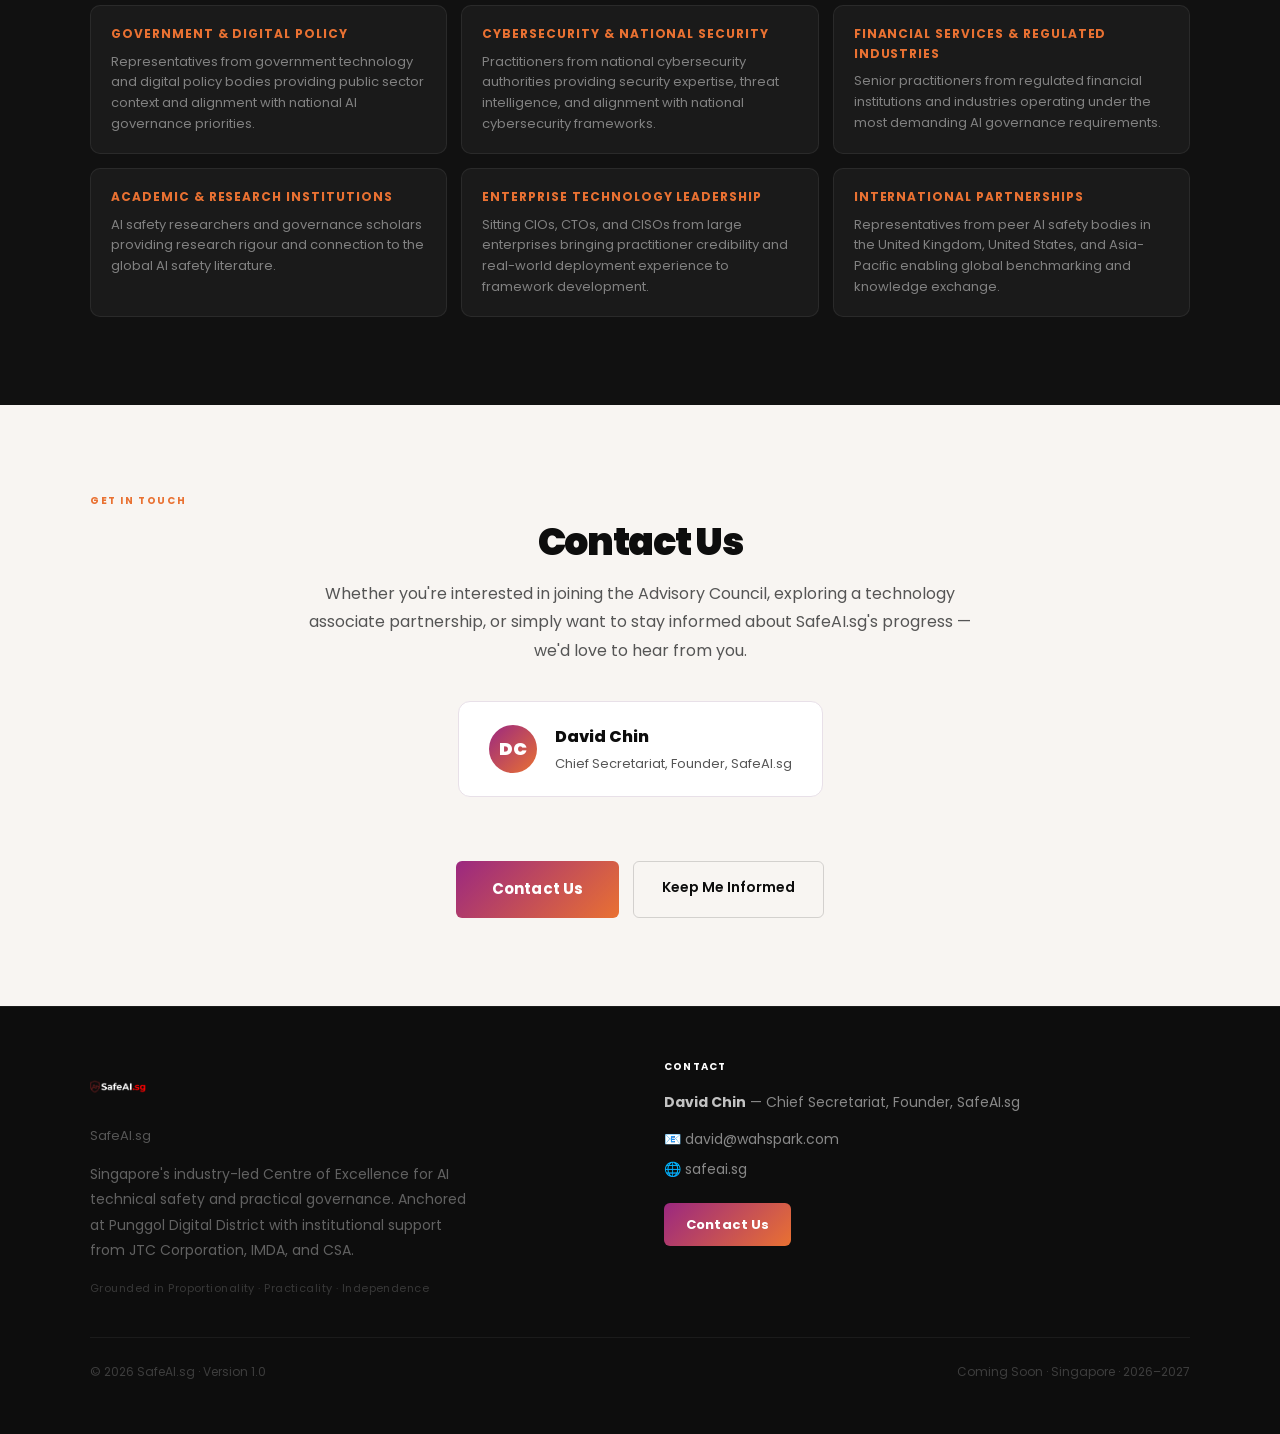
<file: SafeAIWebsite.html>
<!DOCTYPE html>
<html lang="en">
<head>
  <meta charset="UTF-8" />
  <meta name="viewport" content="width=device-width, initial-scale=1.0" />
  <title>SafeAI.sg — Centre of Excellence for AI Technical Safety & Governance</title>
  <link rel="preconnect" href="https://fonts.googleapis.com" />
  <link rel="preconnect" href="https://fonts.gstatic.com" crossorigin />
  <link href="https://fonts.googleapis.com/css2?family=Poppins:wght@400;500;600;700;800;900&display=swap" rel="stylesheet" />
  <style>
    *, *::before, *::after { box-sizing: border-box; margin: 0; padding: 0; }

    :root {
      --black:       #0D0D0D;
      --dark:        #141414;
      --purple:      #9B2880;
      --orange:      #E97132;
      --grad:        linear-gradient(135deg, #9B2880 0%, #E97132 100%);
      --grad-v:      linear-gradient(180deg,  #9B2880 0%, #E97132 100%);
      --white:       #FFFFFF;
      --off-white:   #F8F5F2;
      --muted:       #888888;
      --text:        #0D0D0D;
      --text-light:  #555555;
      --border:      #E8E0E8;
    }

    html { scroll-behavior: smooth; }

    body {
      font-family: 'Poppins', -apple-system, BlinkMacSystemFont, sans-serif;
      color: var(--text);
      background: var(--white);
      line-height: 1.65;
    }

    /* ── GRADIENT TEXT UTILITY ── */
    .grad-text {
      background: var(--grad);
      -webkit-background-clip: text;
      -webkit-text-fill-color: transparent;
      background-clip: text;
    }

    /* ── NAV ── */
    nav {
      position: sticky;
      top: 0;
      z-index: 100;
      background: var(--black);
      display: flex;
      align-items: center;
      justify-content: space-between;
      padding: 0 52px;
      height: 64px;
    }
    .nav-brand {
      display: flex;
      align-items: center;
      gap: 14px;
      text-decoration: none;
    }
    .nav-logo {
      height: 52px;
      width: 52px;
      object-fit: contain;
      display: block;
    }
    .nav-spark {
      font-size: 12px;
      font-weight: 500;
      color: rgba(255,255,255,0.35);
      border-left: 1px solid rgba(233,113,50,0.25);
      padding-left: 14px;
    }
    .nav-spark strong { color: var(--orange); font-weight: 700; }
    .nav-links { display: flex; gap: 32px; list-style: none; }
    .nav-links a {
      color: rgba(255,255,255,0.5);
      text-decoration: none;
      font-size: 13px;
      font-weight: 500;
      transition: color 0.2s;
    }
    .nav-links a:hover { color: var(--orange); }

    /* ── HERO ── */
    .hero {
      background: var(--black);
      padding: 100px 52px 88px;
      position: relative;
      overflow: hidden;
    }
    .hero-inner {
      max-width: 780px;
    }
    .hero::before {
      content: '';
      position: absolute;
      top: -80px;
      right: -80px;
      width: 600px;
      height: 600px;
      background: radial-gradient(circle, rgba(155,40,128,0.22) 0%, rgba(233,113,50,0.10) 50%, transparent 70%);
      pointer-events: none;
    }
    .hero-logo {
      height: 140px;
      width: 140px;
      object-fit: contain;
      margin-bottom: 28px;
      display: block;
    }
    .hero-eyebrow {
      font-size: 11px;
      font-weight: 600;
      letter-spacing: 0.16em;
      text-transform: uppercase;
      color: var(--orange);
      margin-bottom: 20px;
    }
    .hero h1 {
      font-size: 50px;
      font-weight: 900;
      line-height: 1.08;
      color: var(--white);
      letter-spacing: -0.035em;
      margin-bottom: 22px;
    }
    .hero-sub {
      font-size: 16px;
      font-weight: 400;
      color: rgba(255,255,255,0.5);
      line-height: 1.8;
      margin-bottom: 38px;
      max-width: 600px;
    }
    .hero-ctas { display: flex; gap: 14px; flex-wrap: wrap; }
    .btn-primary {
      background: var(--grad);
      color: var(--white);
      font-family: 'Poppins', sans-serif;
      font-weight: 700;
      font-size: 14px;
      padding: 14px 28px;
      border-radius: 6px;
      text-decoration: none;
      letter-spacing: 0.01em;
      transition: opacity 0.2s, transform 0.15s;
      display: inline-block;
      border: none;
      cursor: pointer;
    }
    .btn-primary:hover { opacity: 0.88; transform: translateY(-1px); }
    .btn-outline {
      border: 1.5px solid rgba(255,255,255,0.2);
      color: rgba(255,255,255,0.8);
      font-family: 'Poppins', sans-serif;
      font-weight: 600;
      font-size: 14px;
      padding: 14px 28px;
      border-radius: 6px;
      text-decoration: none;
      transition: border-color 0.2s, background 0.2s;
      display: inline-block;
    }
    .btn-outline:hover { border-color: var(--orange); background: rgba(233,113,50,0.08); }

    /* ── SECTIONS ── */
    .section { padding: 88px 52px; }
    .section-inner { max-width: 1100px; margin: 0 auto; }
    .section-alt { background: var(--off-white); }
    .section-dark { background: var(--black); }
    .section-charcoal { background: #111111; }

    .section-label {
      font-size: 10px;
      font-weight: 700;
      letter-spacing: 0.16em;
      text-transform: uppercase;
      color: var(--orange);
      margin-bottom: 12px;
    }
    h2 {
      font-size: 38px;
      font-weight: 900;
      letter-spacing: -0.035em;
      line-height: 1.12;
      margin-bottom: 16px;
      color: var(--text);
    }
    .section-dark h2,
    .section-charcoal h2 { color: var(--white); }
    .section-lead {
      font-size: 16px;
      font-weight: 400;
      color: var(--text-light);
      max-width: 600px;
      line-height: 1.78;
      margin-bottom: 52px;
    }
    .section-dark .section-lead,
    .section-charcoal .section-lead { color: rgba(255,255,255,0.45); }

    /* ── STAT BAR ── */
    .stat-bar {
      display: grid;
      grid-template-columns: repeat(3, 1fr);
      border-top: 1px solid rgba(0,0,0,0.08);
      border-bottom: 1px solid rgba(0,0,0,0.08);
      margin-bottom: 56px;
    }
    .stat-item {
      padding: 28px 0;
      border-right: 1px solid rgba(0,0,0,0.08);
    }
    .stat-item:last-child { border-right: none; padding-left: 32px; }
    .stat-item:first-child { padding-right: 32px; }
    .stat-item:nth-child(2) { padding: 28px 32px; }
    .stat-num {
      font-size: 36px;
      font-weight: 900;
      letter-spacing: -0.03em;
      background: var(--grad);
      -webkit-background-clip: text;
      -webkit-text-fill-color: transparent;
      background-clip: text;
      line-height: 1;
      margin-bottom: 6px;
    }
    .stat-desc { font-size: 13px; color: var(--text-light); font-weight: 500; line-height: 1.5; }

    /* ── PROBLEM ── */
    .problem-grid { display: grid; grid-template-columns: 1fr 1fr; gap: 20px; }
    .prob-card {
      border-radius: 10px;
      padding: 30px;
    }
    .prob-under { background: #FFF4EE; border: 1.5px solid #F5C0A0; }
    .prob-over  { background: #F8F0FF; border: 1.5px solid #D5A8F0; }
    .prob-badge {
      display: inline-block;
      font-size: 10px; font-weight: 700;
      letter-spacing: 0.1em; text-transform: uppercase;
      padding: 4px 10px; border-radius: 4px; margin-bottom: 14px;
    }
    .badge-org { background: #FDE0CC; color: #8A3008; }
    .badge-pur { background: #EDD8F8; color: #5A1080; }
    .prob-card h3 { font-size: 17px; font-weight: 800; margin-bottom: 10px; color: var(--text); }
    .prob-card p  { font-size: 14px; color: var(--text-light); line-height: 1.72; }
    .prob-solution {
      margin-top: 20px;
      background: var(--black);
      border-radius: 10px;
      padding: 26px 30px;
      display: flex; align-items: center; gap: 18px;
    }
    .sol-icon { font-size: 26px; flex-shrink: 0; }
    .prob-solution p { font-size: 15px; color: rgba(255,255,255,0.75); line-height: 1.7; }
    .prob-solution p strong { color: var(--orange); font-weight: 700; }

    /* ── FIVE PILLARS ── */
    .pillars-grid {
      display: grid;
      grid-template-columns: repeat(6, 1fr);
      gap: 22px;
    }
    .pillar-card {
      background: var(--white);
      border: 1px solid var(--border);
      border-radius: 12px;
      padding: 30px;
      transition: box-shadow 0.2s, transform 0.2s;
    }
    .pillar-card:nth-child(-n+3) { grid-column: span 2; }
    .pillar-card:nth-child(4)    { grid-column: 1 / span 3; }
    .pillar-card:nth-child(5)    { grid-column: 4 / span 3; }
    .pillar-card:hover { box-shadow: 0 8px 32px rgba(155,40,128,0.1); transform: translateY(-2px); }
    .pillar-num {
      width: 40px; height: 40px;
      border-radius: 8px;
      background: var(--grad);
      color: var(--white);
      font-size: 13px; font-weight: 900;
      display: flex; align-items: center; justify-content: center;
      margin-bottom: 16px;
    }
    .pillar-tag {
      font-size: 10px; font-weight: 700;
      letter-spacing: 0.1em; text-transform: uppercase;
      color: var(--orange); margin-bottom: 10px;
    }
    .pillar-card h3 { font-size: 17px; font-weight: 800; margin-bottom: 12px; color: var(--text); }
    .pillar-card p  { font-size: 14px; color: var(--text-light); line-height: 1.72; }
    .pillar-outcome {
      margin-top: 18px; padding-top: 16px;
      border-top: 1px solid var(--off-white);
      font-size: 13px; color: var(--text-light);
    }
    .pillar-outcome strong { color: var(--purple); }

    /* ── DOWNLOADS ── */
    .downloads-grid {
      display: grid;
      grid-template-columns: 1fr 1fr;
      gap: 24px;
      margin-top: 8px;
    }
    .download-card {
      background: rgba(255,255,255,0.05);
      border: 1px solid rgba(255,255,255,0.1);
      border-radius: 12px;
      padding: 32px;
      display: flex;
      flex-direction: column;
      gap: 14px;
      position: relative;
      transition: border-color 0.2s, background 0.2s;
    }
    .download-card::before {
      content: '';
      position: absolute;
      inset: 0;
      border-radius: 12px;
      padding: 1px;
      background: var(--grad);
      -webkit-mask: linear-gradient(#fff 0 0) content-box, linear-gradient(#fff 0 0);
      -webkit-mask-composite: xor;
      mask-composite: exclude;
      pointer-events: none;
    }
    .download-card:hover { background: rgba(255,255,255,0.08); }
    .download-icon {
      font-size: 28px;
    }
    .download-label {
      font-size: 10px; font-weight: 700;
      letter-spacing: 0.12em; text-transform: uppercase;
      color: var(--orange);
    }
    .download-card h3 {
      font-size: 18px; font-weight: 800;
      color: var(--white);
      line-height: 1.25;
    }
    .download-card p {
      font-size: 13px;
      color: rgba(255,255,255,0.45);
      line-height: 1.65;
      flex: 1;
    }
    .btn-download {
      display: inline-flex;
      align-items: center;
      gap: 8px;
      background: var(--grad);
      color: var(--white);
      font-family: 'Poppins', sans-serif;
      font-weight: 700;
      font-size: 13px;
      padding: 12px 22px;
      border-radius: 6px;
      text-decoration: none;
      letter-spacing: 0.01em;
      transition: opacity 0.2s, transform 0.15s;
      align-self: flex-start;
      margin-top: 4px;
    }
    .btn-download:hover { opacity: 0.85; transform: translateY(-1px); }
    .btn-download svg { flex-shrink: 0; }

    /* ── COUNCIL ── */
    .council-announce {
      background: rgba(255,255,255,0.04);
      border: 1px dashed rgba(233,113,50,0.35);
      border-radius: 14px;
      padding: 52px 40px;
      text-align: center;
      max-width: 680px;
      margin: 0 auto;
    }
    .council-announce .announce-icon {
      font-size: 36px;
      margin-bottom: 18px;
    }
    .council-announce h3 {
      font-size: 22px;
      font-weight: 800;
      color: var(--white);
      margin-bottom: 14px;
    }
    .council-announce p {
      font-size: 15px;
      color: rgba(255,255,255,0.5);
      line-height: 1.78;
    }
    .council-announce p strong {
      color: var(--orange);
    }
    .council-domains {
      display: grid;
      grid-template-columns: repeat(3, 1fr);
      gap: 14px;
      margin-top: 48px;
    }
    .domain-card {
      background: rgba(255,255,255,0.04);
      border: 1px solid rgba(255,255,255,0.07);
      border-radius: 10px;
      padding: 18px 20px;
    }
    .domain-card h4 {
      font-size: 12px; font-weight: 700;
      letter-spacing: 0.08em; text-transform: uppercase;
      color: var(--orange);
      margin-bottom: 8px;
    }
    .domain-card p {
      font-size: 13px;
      color: rgba(255,255,255,0.45);
      line-height: 1.6;
    }

    /* ── CONTACT ── */
    .contact-box {
      max-width: 680px;
      margin: 0 auto;
      text-align: center;
    }
    .contact-box p {
      font-size: 16px;
      color: var(--text-light);
      line-height: 1.78;
      margin-bottom: 36px;
    }
    .contact-person {
      display: inline-flex;
      align-items: center;
      gap: 18px;
      background: var(--white);
      border: 1px solid var(--border);
      border-radius: 12px;
      padding: 22px 30px;
      margin-bottom: 32px;
      text-align: left;
    }
    .contact-avatar {
      width: 48px; height: 48px;
      border-radius: 50%;
      background: var(--grad);
      display: flex; align-items: center; justify-content: center;
      font-size: 18px; font-weight: 900; color: var(--white);
      flex-shrink: 0;
    }
    .contact-person-name {
      font-size: 16px; font-weight: 800; color: var(--text);
    }
    .contact-person-title {
      font-size: 13px; color: var(--text-light); margin-top: 2px;
    }
    .btn-contact {
      display: inline-block;
      background: var(--grad);
      color: var(--white);
      font-family: 'Poppins', sans-serif;
      font-weight: 700;
      font-size: 15px;
      padding: 16px 36px;
      border-radius: 6px;
      text-decoration: none;
      letter-spacing: 0.01em;
      transition: opacity 0.2s, transform 0.15s;
    }
    .btn-contact:hover { opacity: 0.88; transform: translateY(-1px); }

    /* ── FOOTER ── */
    footer {
      background: var(--black);
      padding: 52px;
      border-top: 1px solid rgba(255,255,255,0.06);
    }
    .footer-inner {
      max-width: 1100px; margin: 0 auto;
      display: grid; grid-template-columns: 1fr 1fr; gap: 48px; align-items: start;
    }
    .footer-logo { height: 56px; width: 56px; object-fit: contain; margin-bottom: 10px; display: block; }
    .footer-by { font-size: 13px; color: rgba(255,255,255,0.3); margin-top: 4px; }
    .footer-by strong { color: var(--orange); font-weight: 700; }
    .footer-desc { font-size: 14px; color: rgba(255,255,255,0.35); line-height: 1.8; max-width: 380px; margin-top: 16px; }
    .footer-contact h4 { font-size: 10px; font-weight: 700; color: var(--white); margin-bottom: 16px; letter-spacing: 0.12em; text-transform: uppercase; }
    .fc-item { font-size: 14px; color: var(--muted); margin-bottom: 6px; }
    .fc-item strong { color: rgba(255,255,255,0.75); }
    .footer-bottom {
      margin-top: 40px; padding-top: 24px;
      border-top: 1px solid rgba(255,255,255,0.06);
      display: flex; justify-content: space-between; align-items: center;
      font-size: 12px; color: rgba(255,255,255,0.2);
      max-width: 1100px; margin-left: auto; margin-right: auto;
    }

    /* ── DIVIDER ── */
    .grad-divider {
      height: 2px;
      background: var(--grad);
      opacity: 0.6;
    }

    @media (max-width: 900px) {
      .hero { padding: 64px 24px 48px; }
      .hero h1 { font-size: 36px; }
      .hero-logo { height: 44px; }
      h2 { font-size: 30px; }
      .problem-grid,
      .downloads-grid,
      .council-domains,
      .footer-inner,
      .stat-bar { grid-template-columns: 1fr; }
      .pillars-grid { grid-template-columns: 1fr; }
      .pillar-card { grid-column: auto !important; }
      .section { padding: 56px 24px; }
      nav { padding: 0 24px; }
      .nav-links { display: none; }
      .contact-person { flex-direction: column; text-align: center; }
    }
  </style>
</head>
<body>

<!-- NAV -->
<nav>
  <a href="#" class="nav-brand">
    <img src="SafeAILogoUpdated.png" alt="SafeAI.sg" class="nav-logo" />
    <span class="nav-spark">SafeAI.sg</span>
  </a>
  <ul class="nav-links">
    <li><a href="#mission">Mission</a></li>
    <li><a href="#pillars">Five Pillars</a></li>
    <li><a href="#downloads">Downloads</a></li>
    <li><a href="#council">Advisory Council</a></li>
    <li><a href="#contact">Contact</a></li>
  </ul>
</nav>

<!-- HERO -->
<section class="hero">
  <div class="hero-inner">
    <img src="SafeAILogoUpdated.png" alt="SafeAI.sg" class="hero-logo" />
    <div class="hero-eyebrow">Coming Soon · 2026–2027</div>
    <h1>Singapore's Centre of Excellence for <span class="grad-text">AI Safety</span> & Governance</h1>
    <p class="hero-sub">SafeAI.sg bridges the gap between national AI governance policy frameworks and practitioner-level implementation — enabling confident AI deployment at the appropriate level of rigour, for every organisation, at any scale.</p>
    <div class="hero-ctas">
      <a href="mailto:david@wahspark.com?subject=Keep Me Informed — SafeAI.sg" class="btn-primary">Keep Me Informed</a>
    </div>
  </div>
</section>

<div class="grad-divider"></div>

<!-- STAT BAR -->
<section class="section" style="padding: 0 52px;">
  <div class="section-inner">
    <div class="stat-bar">
      <div class="stat-item">
        <div class="stat-num">16,000+</div>
        <div class="stat-desc">CIOs, CTOs & practitioners represented across the region</div>
      </div>
      <div class="stat-item">
        <div class="stat-num">10</div>
        <div class="stat-desc">Founding Advisory Council members confirmed, spanning government, enterprise & academia</div>
      </div>
      <div class="stat-item">
        <div class="stat-num">5</div>
        <div class="stat-desc">Delivery pillars spanning risk scoring, governance tooling, workforce, agentic runtime, and AI cost governance</div>
      </div>
    </div>
  </div>
</section>

<!-- THE PROBLEM -->
<section class="section section-alt" id="mission">
  <div class="section-inner">
    <div class="section-label">The Governance Imperative</div>
    <h2>Two Failure Modes.<br>One Solution.</h2>
    <p class="section-lead">Singapore's enterprises are moving from AI pilots to production deployment — but the governance question remains unanswered at the use-case level.</p>

    <div class="problem-grid">
      <div class="prob-card prob-under">
        <span class="prob-badge badge-org">Under-Governed</span>
        <h3>AI Deployed Without Guardrails</h3>
        <p>Enterprises adopt AI in ways that expose customers, staff, and society to avoidable harm — without adequate technical controls or accountability. The risk is not in moving fast. The risk is in treating AI governance as something to retrofit once problems emerge.</p>
      </div>
      <div class="prob-card prob-over">
        <span class="prob-badge badge-pur">Over-Governed</span>
        <h3>Innovation Paralysed by Compliance</h3>
        <p>Blanket compliance processes designed for high-stakes scenarios are applied uniformly to low-risk tools — creating friction that stalls innovation and drives AI initiatives underground, where they are governed even less effectively.</p>
      </div>
    </div>

    <div class="prob-solution">
      <div class="sol-icon">⚖️</div>
      <p>SafeAI.sg is established to close this gap — Singapore's industry-led Centre of Excellence providing <strong>risk-weighted, use-case-specific governance</strong> that enables confident AI deployment at the appropriate level of rigour, for any organisation, at any scale.</p>
    </div>
  </div>
</section>

<!-- FIVE PILLARS -->
<section class="section" id="pillars">
  <div class="section-inner">
    <div class="section-label">Mission Delivery</div>
    <h2>Five Pillars.<br>Full Governance Lifecycle.</h2>
    <p class="section-lead">SafeAI.sg delivers its mission through five mutually reinforcing pillars — spanning use-case risk assessment, technology demonstration, workforce capability, agentic runtime governance, and AI cost oversight.</p>

    <div class="pillars-grid">
      <div class="pillar-card">
        <div class="pillar-num">01</div>
        <div class="pillar-tag">Free · Open · Self-Service</div>
        <h3>Open Risk Assessment Toolkit & UARS Standard</h3>
        <p>A practitioner-validated, self-service scoring toolkit freely accessible online — no registration required. Any Singapore organisation applies the Universal AI Use-Case Risk Score (UARS) to determine the right governance tier for any AI use case in under 30 minutes.</p>
        <div class="pillar-outcome"><strong>Outcome:</strong> Singapore enterprises gain immediate, actionable, cost-free access to calibrated AI governance guidance.</div>
      </div>
      <div class="pillar-card">
        <div class="pillar-num">02</div>
        <div class="pillar-tag">Demonstrate · Not Endorse</div>
        <h3>Technology Associate & Showcase Programme</h3>
        <p>Technology companies demonstrate how AI governance controls work in real production environments — through reference architectures, case studies, and community events. SafeAI.sg does not test, certify, or endorse any Associate technology.</p>
        <div class="pillar-outcome"><strong>Outcome:</strong> Singapore becomes a credible regional demonstration environment for enterprise AI governance, supporting EDB, JTC, and IMDA's positioning.</div>
      </div>
      <div class="pillar-card">
        <div class="pillar-num">03</div>
        <div class="pillar-tag">Level 0 → Level 3</div>
        <h3>Professional Certification & Skills Development</h3>
        <p>Co-developed with Singapore's institutes of higher learning — four certification levels from career conversion for non-technical professionals through to Chief Architect for enterprise governance leaders. Aligned to SkillsFuture frameworks and eligible for applicable skills funding.</p>
        <div class="pillar-outcome"><strong>Outcome:</strong> Singapore builds a sustainable, skilled AI governance workforce — ensuring responsible AI deployment is an organisational capability.</div>
      </div>
      <div class="pillar-card">
        <div class="pillar-num">04</div>
        <div class="pillar-tag">Intent Window Principle</div>
        <h3>Agentic Runtime Observability & Governance</h3>
        <p>Govern declared agent intent before action is taken — not after. SafeAI.sg addresses three critical gaps the industry has not yet resolved: pre-execution intent interception, real-time trajectory monitoring, and adversarial context integrity. The key insight is that agentic AI systems declare intent before they act — that window is where governance must operate.</p>
        <div class="pillar-outcome"><strong>Outcome:</strong> Singapore establishes a first-mover position in agentic AI governance — addressing risks that most enterprise security programmes have not yet incorporated.</div>
      </div>
      <div class="pillar-card">
        <div class="pillar-num">05</div>
        <div class="pillar-tag">Inform · Optimise · Operate</div>
        <h3>AI FinOps & Cost Governance</h3>
        <p>Token economics (the cost and consumption of AI compute units, i.e. "tokens") as a governance concern — from budget controls and context hygiene to denial-of-wallet (DoW) attack detection and AI cost anomaly as a security signal. Responsible AI governance extends beyond safety and compliance: as AI workloads scale, unmanaged token spend creates material exposure.</p>
        <div class="pillar-outcome"><strong>Outcome:</strong> Organisations gain the controls to treat AI cost as a shared governance responsibility — not just a billing line item.</div>
      </div>
    </div>
  </div>
</section>

<div class="grad-divider"></div>

<!-- DOWNLOADS -->
<section class="section section-dark" id="downloads">
  <div class="section-inner">
    <div class="section-label">Resources</div>
    <h2>Download SafeAI.sg<br>Framework Documents</h2>
    <p class="section-lead">Access the foundational documents that underpin SafeAI.sg — the charter deck for a structured overview and the full preliminary charter for the complete governance framework.</p>

    <div class="downloads-grid">
      <div class="download-card">
        <div class="download-icon">📊</div>
        <div class="download-label">Slide Deck · PPTX</div>
        <h3>SafeAI.sg Charter Summary</h3>
        <p>A structured visual overview of the SafeAI.sg Advisory Council Charter — covering the mission, five delivery pillars, UARS framework, advisory council structure, and operating principles. Designed for senior stakeholder briefings.</p>
        <a href="SafeAI sg Charter Deck v6 updated copy.pptx" download="SafeAI_Charter_Summary.pptx" class="btn-download">
          <svg width="14" height="14" viewBox="0 0 14 14" fill="none"><path d="M7 1v8M7 9l-3-3M7 9l3-3M1 11h12" stroke="currentColor" stroke-width="1.8" stroke-linecap="round" stroke-linejoin="round"/></svg>
          Download Charter Summary
        </a>
      </div>
      <div class="download-card">
        <div class="download-icon">📄</div>
        <div class="download-label">Full Document · PDF</div>
        <h3>SafeAI.sg Preliminary Charter</h3>
        <p>The complete preliminary charter document — including the full UARS methodology, governance tier controls, advisory council structure, operating principles, certification framework, and charter administration provisions.</p>
        <a href="SafeAI_Launch_Ministerial_Briefing_Note_1.pdf" download="SafeAI_Preliminary_Charter.pdf" class="btn-download">
          <svg width="14" height="14" viewBox="0 0 14 14" fill="none"><path d="M7 1v8M7 9l-3-3M7 9l3-3M1 11h12" stroke="currentColor" stroke-width="1.8" stroke-linecap="round" stroke-linejoin="round"/></svg>
          Download Preliminary Charter
        </a>
      </div>
    </div>
  </div>
</section>

<div class="grad-divider"></div>

<!-- ADVISORY COUNCIL -->
<section class="section section-charcoal" id="council">
  <div class="section-inner">
    <div class="section-label">Governance Body</div>
    <h2>Founding Advisory Council</h2>
    <p class="section-lead">SafeAI.sg's Advisory Council is the primary governance and direction-setting body of the Centre — providing strategic oversight, domain expertise, and institutional credibility across government, enterprise, cybersecurity, academia, and international partnerships.</p>

    <div class="council-announce">
      <div class="announce-icon">🔔</div>
      <h3>Council Announcement Coming</h3>
      <p>The Founding Advisory Council will be formally announced in <strong>late 2026</strong>, ahead of the SafeAI.sg public launch. Council members participate in a personal capacity — membership does not constitute endorsement by any member's employing organisation or regulatory body.</p>
    </div>

    <div class="council-domains">
      <div class="domain-card">
        <h4>Government & Digital Policy</h4>
        <p>Representatives from government technology and digital policy bodies providing public sector context and alignment with national AI governance priorities.</p>
      </div>
      <div class="domain-card">
        <h4>Cybersecurity & National Security</h4>
        <p>Practitioners from national cybersecurity authorities providing security expertise, threat intelligence, and alignment with national cybersecurity frameworks.</p>
      </div>
      <div class="domain-card">
        <h4>Financial Services & Regulated Industries</h4>
        <p>Senior practitioners from regulated financial institutions and industries operating under the most demanding AI governance requirements.</p>
      </div>
      <div class="domain-card">
        <h4>Academic & Research Institutions</h4>
        <p>AI safety researchers and governance scholars providing research rigour and connection to the global AI safety literature.</p>
      </div>
      <div class="domain-card">
        <h4>Enterprise Technology Leadership</h4>
        <p>Sitting CIOs, CTOs, and CISOs from large enterprises bringing practitioner credibility and real-world deployment experience to framework development.</p>
      </div>
      <div class="domain-card">
        <h4>International Partnerships</h4>
        <p>Representatives from peer AI safety bodies in the United Kingdom, United States, and Asia-Pacific enabling global benchmarking and knowledge exchange.</p>
      </div>
    </div>
  </div>
</section>

<!-- CONTACT -->
<section class="section section-alt" id="contact">
  <div class="section-inner">
    <div class="section-label">Get In Touch</div>
    <h2 style="text-align:center;">Contact Us</h2>
    <div class="contact-box">
      <p style="margin-top: 16px;">Whether you're interested in joining the Advisory Council, exploring a technology associate partnership, or simply want to stay informed about SafeAI.sg's progress — we'd love to hear from you.</p>
      <div style="display:flex; justify-content:center; margin-bottom: 32px;">
        <div class="contact-person">
          <div class="contact-avatar">DC</div>
          <div>
            <div class="contact-person-name">David Chin</div>
            <div class="contact-person-title">Chief Secretariat, Founder, SafeAI.sg</div>
          </div>
        </div>
      </div>
      <div style="display:flex; gap: 14px; justify-content: center; flex-wrap: wrap;">
        <a href="mailto:david@wahspark.com?subject=SafeAI.sg Enquiry" class="btn-contact">Contact Us</a>
        <a href="mailto:david@wahspark.com?subject=Keep Me Informed — SafeAI.sg" class="btn-outline" style="color: var(--text); border-color: rgba(0,0,0,0.15);">Keep Me Informed</a>
      </div>
    </div>
  </div>
</section>

<!-- FOOTER -->
<footer>
  <div class="footer-inner">
    <div>
      <img src="SafeAILogoUpdated.png" alt="SafeAI.sg" class="footer-logo" />
      <div class="footer-by">SafeAI.sg</div>
      <p class="footer-desc">Singapore's industry-led Centre of Excellence for AI technical safety and practical governance. Anchored at Punggol Digital District with institutional support from JTC Corporation, IMDA, and CSA.</p>
      <p style="margin-top:16px;font-size:11px;color:rgba(255,255,255,0.18);letter-spacing:0.04em;">Grounded in Proportionality · Practicality · Independence</p>
    </div>
    <div class="footer-contact">
      <h4>Contact</h4>
      <div class="fc-item"><strong>David Chin</strong> — Chief Secretariat, Founder, SafeAI.sg</div>
      <div class="fc-item" style="margin-top:14px;">📧 david@wahspark.com</div>
      <div class="fc-item">🌐 safeai.sg</div>
      <div style="margin-top:22px;">
        <a href="mailto:david@wahspark.com?subject=SafeAI.sg Enquiry" class="btn-primary" style="font-size:13px; padding: 11px 22px;">Contact Us</a>
      </div>
    </div>
  </div>
  <div class="footer-bottom">
    <span>© 2026 SafeAI.sg · Version 1.0</span>
    <span>Coming Soon · Singapore · 2026–2027</span>
  </div>
</footer>

</body>
</html>
</file>
<file: assets/site-nav.css>
/* SafeAI.sg site menu. One file, linked by every page, so the bar is the
   same everywhere. It carries its own tokens (--sn-*) and only uses .sn-*
   classes, so a page's own styles cannot change it and it cannot change them.
   Markup lives in each page between the "site-nav" comments; edit all five
   together (index.html, risk-assessment.html, checklist.html,
   risk-studio/index.html, harness/index.html). */
:root {
  --sn-bg: rgba(12,12,14,.86);
  --sn-solid: #0c0c0e;
  --sn-surface: #161618;
  --sn-surface-2: #202023;
  --sn-ink: #f4f4f5;
  --sn-ink-2: #a1a1aa;
  --sn-line: rgba(255,255,255,.06);
  --sn-ring: #FF991C;
  --sn-shadow: 0 24px 50px -18px rgba(0,0,0,.72);
  --sn-font: "Plus Jakarta Sans", "DM Sans", system-ui, sans-serif;
  --sn-h: 88px;
  --sn-z: 100;
}
@media (max-width: 900px) { :root { --sn-h: 64px; } }

.sn-bar {
  position: sticky; top: 0; z-index: var(--sn-z);
  background: var(--sn-bg);
  backdrop-filter: blur(14px); -webkit-backdrop-filter: blur(14px);
  border-bottom: 1px solid var(--sn-line);
  font-family: var(--sn-font);
}
.sn-wrap {
  max-width: 1216px; margin: 0 auto; padding: 0 48px;
  height: var(--sn-h);
  display: flex; align-items: center; justify-content: space-between; gap: 16px;
}
.sn-brand { display: flex; align-items: center; flex: none; text-decoration: none; }
.sn-logo { height: 44px; width: auto; display: block; }
.sn-links { display: flex; align-items: center; gap: 4px; }
.sn-link {
  font: 600 15px/1 var(--sn-font);
  color: var(--sn-ink-2); text-decoration: none; white-space: nowrap;
  padding: 12px 18px; border-radius: 10px;
  -webkit-tap-highlight-color: transparent;
  transition: background .18s ease, color .18s ease;
}
.sn-link:hover { background: var(--sn-surface); color: var(--sn-ink); }
.sn-link:active { background: var(--sn-surface-2); }
.sn-link[aria-current="page"] { background: var(--sn-surface); color: var(--sn-ink); }
.sn-link:focus-visible, .sn-toggle:focus-visible, .sn-brand:focus-visible {
  outline: 2px solid var(--sn-ring); outline-offset: 2px;
}
.sn-toggle {
  display: none; width: 44px; height: 44px; border: 0; border-radius: 10px;
  background: transparent; color: var(--sn-ink); cursor: pointer;
  align-items: center; justify-content: center; -webkit-tap-highlight-color: transparent;
}
.sn-toggle:hover { background: var(--sn-surface); }
.sn-toggle:active { background: var(--sn-surface-2); }
.sn-toggle svg { width: 24px; height: 24px; display: block; }
.sn-toggle .sn-close { display: none; }

@media (max-width: 900px) {
  .sn-wrap { padding: 0 20px; }
  .sn-logo { height: 34px; }
  .sn-toggle { display: inline-flex; }
  .sn-links {
    display: none; position: absolute; left: 0; right: 0; top: 100%;
    flex-direction: column; align-items: stretch; gap: 0;
    background: var(--sn-solid); border-bottom: 1px solid var(--sn-line);
    padding: 8px 16px 16px; box-shadow: var(--sn-shadow);
  }
  .sn-link { padding: 16px 12px; font-size: 17px; }
  .sn-bar.is-open .sn-links { display: flex; }
  .sn-bar.is-open .sn-open { display: none; }
  .sn-bar.is-open .sn-close { display: block; }
}

@media print { .sn-bar { display: none !important; } }

/* External links in the menu (Pulse AI): a small arrow says it leaves the site. */
.sn-ext { display: inline-flex; align-items: center; gap: .4em; }
.sn-ext-ico { width: .85em; height: .85em; flex: none; opacity: .65; }
.sn-ext:hover .sn-ext-ico { opacity: 1; }
.sn-sr {
  position: absolute; width: 1px; height: 1px; overflow: hidden;
  clip: rect(0 0 0 0); clip-path: inset(50%); white-space: nowrap;
}

/* Hover hints on Risk Studio, Pulse AI and Harness. Desktop: a tooltip under
   the link after a short delay, also on keyboard focus. Phone menu: the same
   text as a second line under the link, since there is no hover. */
.sn-link[data-sn-tip] { position: relative; }
@media (min-width: 901px) {
  .sn-link[data-sn-tip]::after {
    content: attr(data-sn-tip);
    position: absolute; top: calc(100% + 10px); left: 50%;
    transform: translateX(-50%) translateY(-4px);
    width: max-content; max-width: 260px;
    padding: 10px 14px; border-radius: 10px;
    background: var(--sn-surface-2); color: var(--sn-ink);
    box-shadow: var(--sn-shadow), 0 0 0 1px var(--sn-line);
    font: 500 13px/1.45 var(--sn-font); white-space: normal; text-align: left;
    opacity: 0; visibility: hidden; pointer-events: none;
    transition: opacity .15s ease, transform .15s ease, visibility 0s linear .15s;
    z-index: calc(var(--sn-z) + 1);
  }
  .sn-link[data-sn-tip]:hover::after,
  .sn-link[data-sn-tip]:focus-visible::after {
    opacity: 1; visibility: visible; transform: translateX(-50%) translateY(0);
    transition: opacity .15s ease .35s, transform .15s ease .35s, visibility 0s linear .35s;
  }
  /* The last tipped link sits near the right edge; keep its tip on screen. */
  .sn-link[data-sn-tip][href="/harness/"]::after { left: auto; right: 0; transform: translateY(-4px); }
  .sn-link[data-sn-tip][href="/harness/"]:hover::after,
  .sn-link[data-sn-tip][href="/harness/"]:focus-visible::after { transform: translateY(0); }
}
@media (max-width: 900px) {
  .sn-link[data-sn-tip] { flex-wrap: wrap; row-gap: 0; }
  .sn-link[data-sn-tip]::after {
    content: attr(data-sn-tip);
    flex-basis: 100%; display: block; margin-top: 6px;
    font: 400 14px/1.45 var(--sn-font); color: var(--sn-ink-2); white-space: normal;
  }
}
</file>
